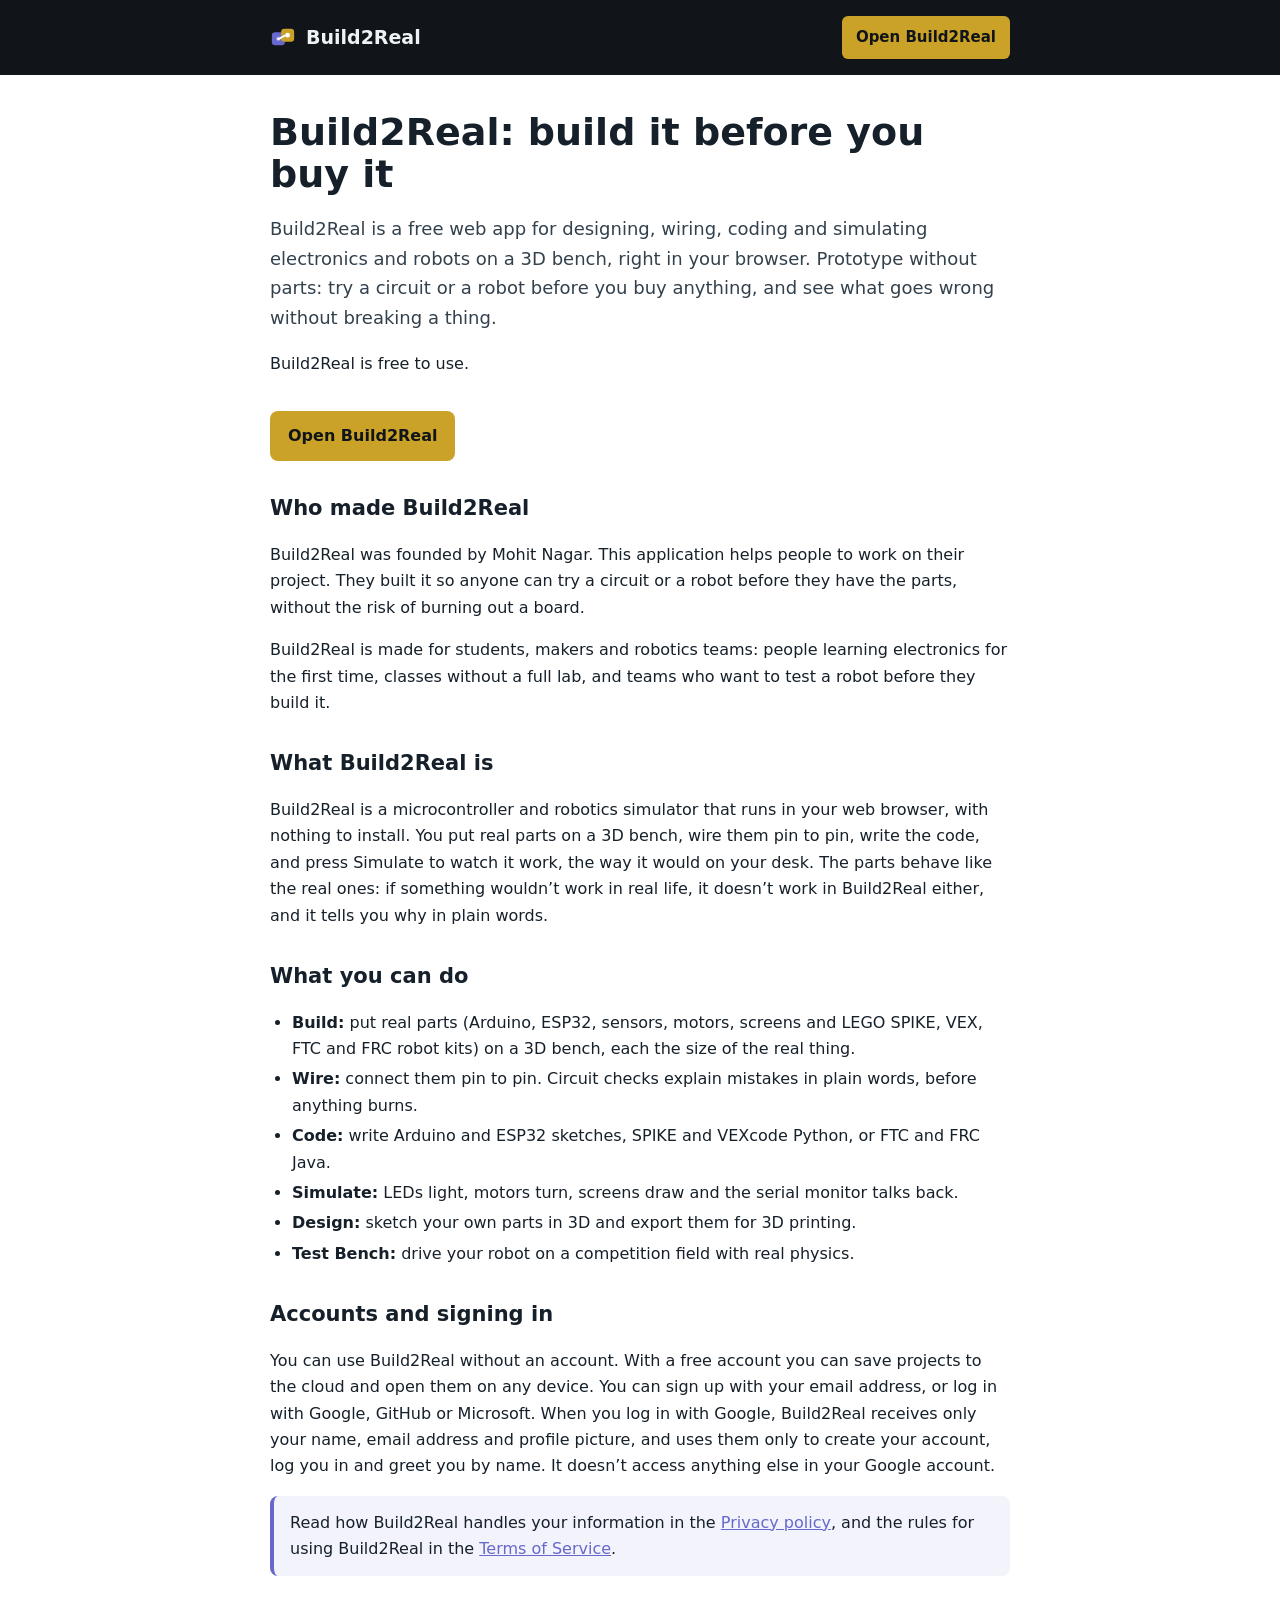
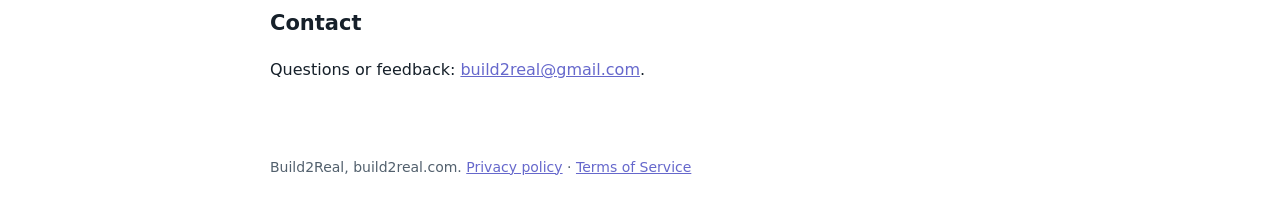
<file: benchtwin.com/about/index.html>
<!doctype html><html lang="en">
<!-- Mirrored from https://build2real.com/about/ by HTTrack Website Copier/3.x [XR&CO], Tue, 27 Oct 2026 03:56:18 GMT -->
<!-- Added by HTTrack --><meta http-equiv="content-type" content="text/html;charset=UTF-8" /><!-- /Added by HTTrack -->
<head><meta charset="utf-8"><meta name="viewport" content="width=device-width,initial-scale=1"><title>About Build2Real – Who Made It and What It Is</title><meta name="description" content="Build2Real was founded by Mohit Nagar. This application helps people to work on their project. It is a free web app for designing, wiring, coding and simulating electronics and robots on a 3D bench, right in your browser."><meta property="og:type" content="website"><meta property="og:title" content="About Build2Real"><meta property="og:description" content="Build2Real was founded by Allen Yu, Zakariya Bin Salahudeen and Yinhong Chen: a free 3D electronics and robotics simulator in your browser."><meta property="og:url" content="index.html"><meta property="og:image" content="../icon-512.png"><link rel="icon" href="../favicon40db.ico?v=257" sizes="48x48"><link rel="icon" type="image/svg+xml" href="../favicon40db.svg?v=257"><link rel="apple-touch-icon" href="../apple-touch-icon40db.png?v=257"><link rel="canonical" href="index.html"><script type="application/ld+json">{"@context": "https://schema.org", "@graph": [{"@type": "AboutPage", "@id": "https://build2real.com/about/#page", "url": "https://build2real.com/about/", "name": "About Build2Real", "about": {"@id": "https://build2real.com/#org"}, "isPartOf": {"@id": "https://build2real.com/#website"}}, {"@type": "Organization", "@id": "https://build2real.com/#org", "name": "Build2Real", "url": "https://build2real.com/", "logo": "https://build2real.com/icon-512.png", "email": "build2real@gmail.com", "description": "Build2Real is a free web app for designing, wiring, coding and simulating electronics and robots on a 3D bench. It was founded by Mohit Nagar. This application helps people to work on their project.", "founder": [{"@type": "Person", "name": "Mohit Nagar"}]}, {"@type": "FAQPage", "mainEntity": [{"@type": "Question", "name": "Who founded Build2Real?", "acceptedAnswer": {"@type": "Answer", "text": "Build2Real was founded by Mohit Nagar. This application helps people to work on their project."}}, {"@type": "Question", "name": "What is Build2Real?", "acceptedAnswer": {"@type": "Answer", "text": "Build2Real is a free web app for designing, wiring, coding and simulating electronics and robots on a 3D bench, right in your browser. You can build with real parts like Arduino, ESP32, sensors, motors and robot kits, write the code, and watch it run before you buy anything."}}, {"@type": "Question", "name": "Is Build2Real free?", "acceptedAnswer": {"@type": "Answer", "text": "Yes. Build2Real is in beta and free to use. You can use it without an account, or make a free account to save projects to the cloud."}}]}]}</script>
<style>*{box-sizing:border-box}body{margin:0;background:#fff;color:#16202a;font:16px/1.65 "IBM Plex Sans",system-ui,-apple-system,"Segoe UI",sans-serif}
header{background:#111418;color:#eef2f5}header .in{max-width:780px;margin:0 auto;padding:16px 20px;display:flex;align-items:center;justify-content:space-between;gap:16px}
header a{color:#eef2f5;text-decoration:none;font-weight:700;font-size:19px;display:flex;align-items:center;gap:10px}header a.go{font-weight:700;font-size:15px;background:#C9A227;color:#111418;padding:9px 14px;border-radius:6px}
main{max-width:780px;margin:0 auto;padding:32px 20px 56px}h1{font-size:38px;line-height:1.12;margin:4px 0 12px}h2{font-size:21px;margin:30px 0 8px}
.lead{font-size:18px;color:#33414d}a{color:#6668CC}a:hover{color:#9698DE}ul{padding-left:22px}li{margin:4px 0}
.cta{display:inline-block;margin-top:18px;background:#C9A227;color:#111418;text-decoration:none;font-weight:700;padding:12px 18px;border-radius:8px}
.box{background:rgba(150,152,222,0.12);border-left:4px solid #6668CC;border-radius:8px;padding:14px 16px;margin-top:10px}
footer{max-width:780px;margin:0 auto;padding:0 20px 40px;color:#52606d;font-size:14px}</style></head>
<body><header><div class="in"><a href="../index.html"><svg width="26" height="26" viewBox="0 0 28 28" aria-hidden="true"><rect x="2" y="9" width="14" height="14" rx="3.5" fill="#6668CC"/><rect x="12" y="5" width="14" height="14" rx="3.5" fill="#C9A227"/><circle cx="9" cy="16" r="2.5" fill="#9698DE"/><circle cx="9" cy="16" r="1.3" fill="#ffffff"/><circle cx="19" cy="12" r="2.5" fill="#ffffff"/><path d="M9 16 C 12 16, 14 12, 19 12" stroke="#ffffff" stroke-width="2" stroke-linecap="round" fill="none"/></svg>Build2Real</a><a class="go" href="../index.html">Open Build2Real</a></div></header>
<main>
<h1>Build2Real: build it before you buy it</h1>
<p class="lead">Build2Real is a free web app for designing, wiring, coding and simulating electronics and robots on a 3D bench, right in your browser. Prototype without parts: try a circuit or a robot before you buy anything, and see what goes wrong without breaking a thing.</p>
<p>Build2Real is free to use.</p>
<a class="cta" href="../index.html">Open Build2Real</a>
<h2>Who made Build2Real</h2>
<p>Build2Real was founded by Mohit Nagar. This application helps people to work on their project. They built it so anyone can try a circuit or a robot before they have the parts, without the risk of burning out a board.</p>
<p>Build2Real is made for students, makers and robotics teams: people learning electronics for the first time, classes without a full lab, and teams who want to test a robot before they build it.</p>
<h2>What Build2Real is</h2>
<p>Build2Real is a microcontroller and robotics simulator that runs in your web browser, with nothing to install. You put real parts on a 3D bench, wire them pin to pin, write the code, and press Simulate to watch it work, the way it would on your desk. The parts behave like the real ones: if something wouldn’t work in real life, it doesn’t work in Build2Real either, and it tells you why in plain words.</p>
<h2>What you can do</h2>
<ul>
<li><b>Build:</b> put real parts (Arduino, ESP32, sensors, motors, screens and LEGO SPIKE, VEX, FTC and FRC robot kits) on a 3D bench, each the size of the real thing.</li>
<li><b>Wire:</b> connect them pin to pin. Circuit checks explain mistakes in plain words, before anything burns.</li>
<li><b>Code:</b> write Arduino and ESP32 sketches, SPIKE and VEXcode Python, or FTC and FRC Java.</li>
<li><b>Simulate:</b> LEDs light, motors turn, screens draw and the serial monitor talks back.</li>
<li><b>Design:</b> sketch your own parts in 3D and export them for 3D printing.</li>
<li><b>Test Bench:</b> drive your robot on a competition field with real physics.</li>
</ul>
<h2>Accounts and signing in</h2>
<p>You can use Build2Real without an account. With a free account you can save projects to the cloud and open them on any device. You can sign up with your email address, or log in with Google, GitHub or Microsoft. When you log in with Google, Build2Real receives only your name, email address and profile picture, and uses them only to create your account, log you in and greet you by name. It doesn’t access anything else in your Google account.</p>
<div class="box">Read how Build2Real handles your information in the <a href="../privacy/index.html">Privacy policy</a>, and the rules for using Build2Real in the <a href="../terms/index.html">Terms of Service</a>.</div>
<h2>Contact</h2>
<p>Questions or feedback: <a href="mailto:build2real@gmail.com">build2real@gmail.com</a>.</p>
</main>
<footer>Build2Real, build2real.com. <a href="../privacy/index.html">Privacy policy</a> · <a href="../terms/index.html">Terms of Service</a></footer></body>
<!-- Mirrored from https://build2real.com/about/ by HTTrack Website Copier/3.x [XR&CO], Tue, 27 Oct 2026 03:56:18 GMT -->
</html>
<script async id="netlify-rum-container" src="../.netlify/scripts/rum" data-netlify-rum-site-id="4b3bb144-20f8-4eff-94bd-87028b3cdff1" data-netlify-deploy-branch="" data-netlify-deploy-context="production" data-netlify-cwv-token="eyJhbGciOiJIUzI1NiIsInR5cCI6IkpXVCJ9.eyJzaXRlX2lkIjoiNGIzYmIxNDQtMjBmOC00ZWZmLTk0YmQtODcwMjhiM2NkZmYxIiwiYWNjb3VudF9pZCI6IjZhYzQzYzhmYzUwMDJhYzlkMTE5NmE1OSIsImRlcGxveV9pZCI6IjZhZGZhMzc1NzEyYjY4ZTA0NjdlZTc0YSIsImlzcyI6Im5ldGxpZnkifQ.2SrftmfL1ii_a6jaJwTo87Wcv-6yBlqQgKrtGSfx9Z0"></script>
</file>
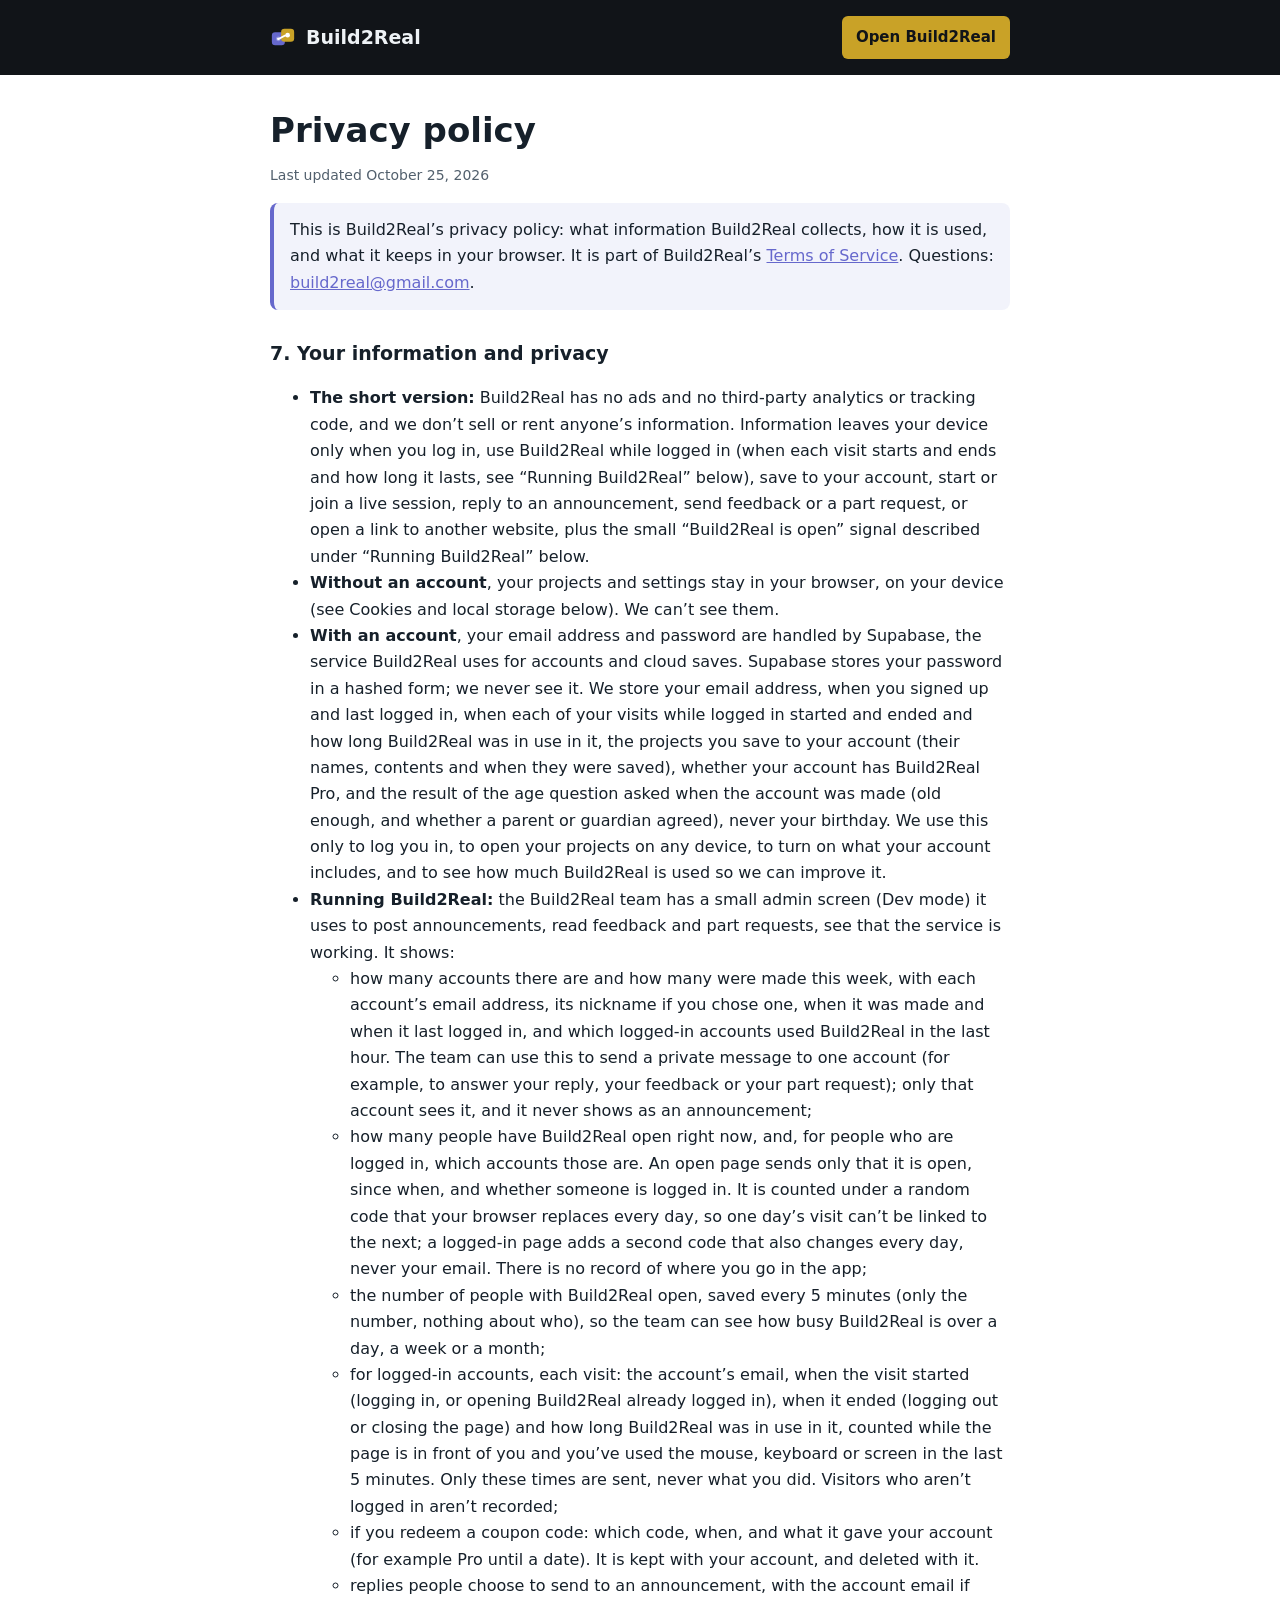
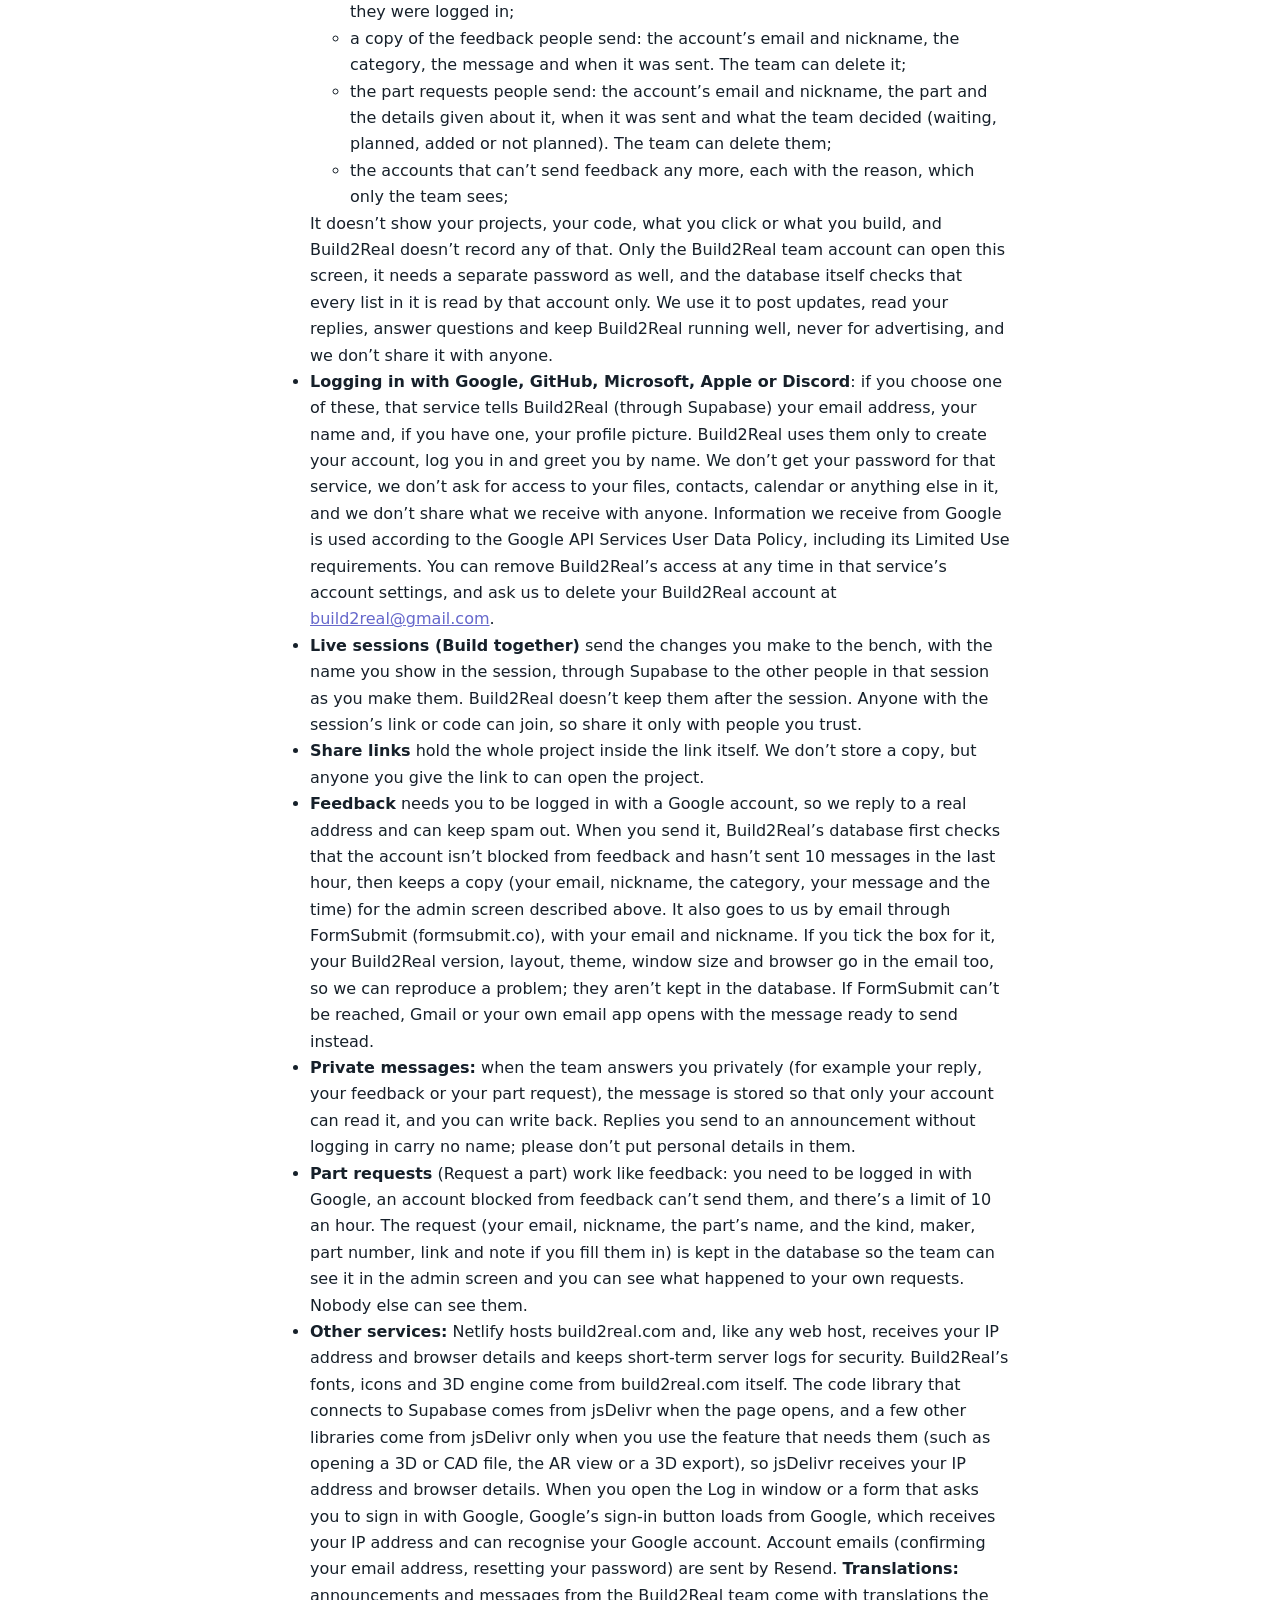
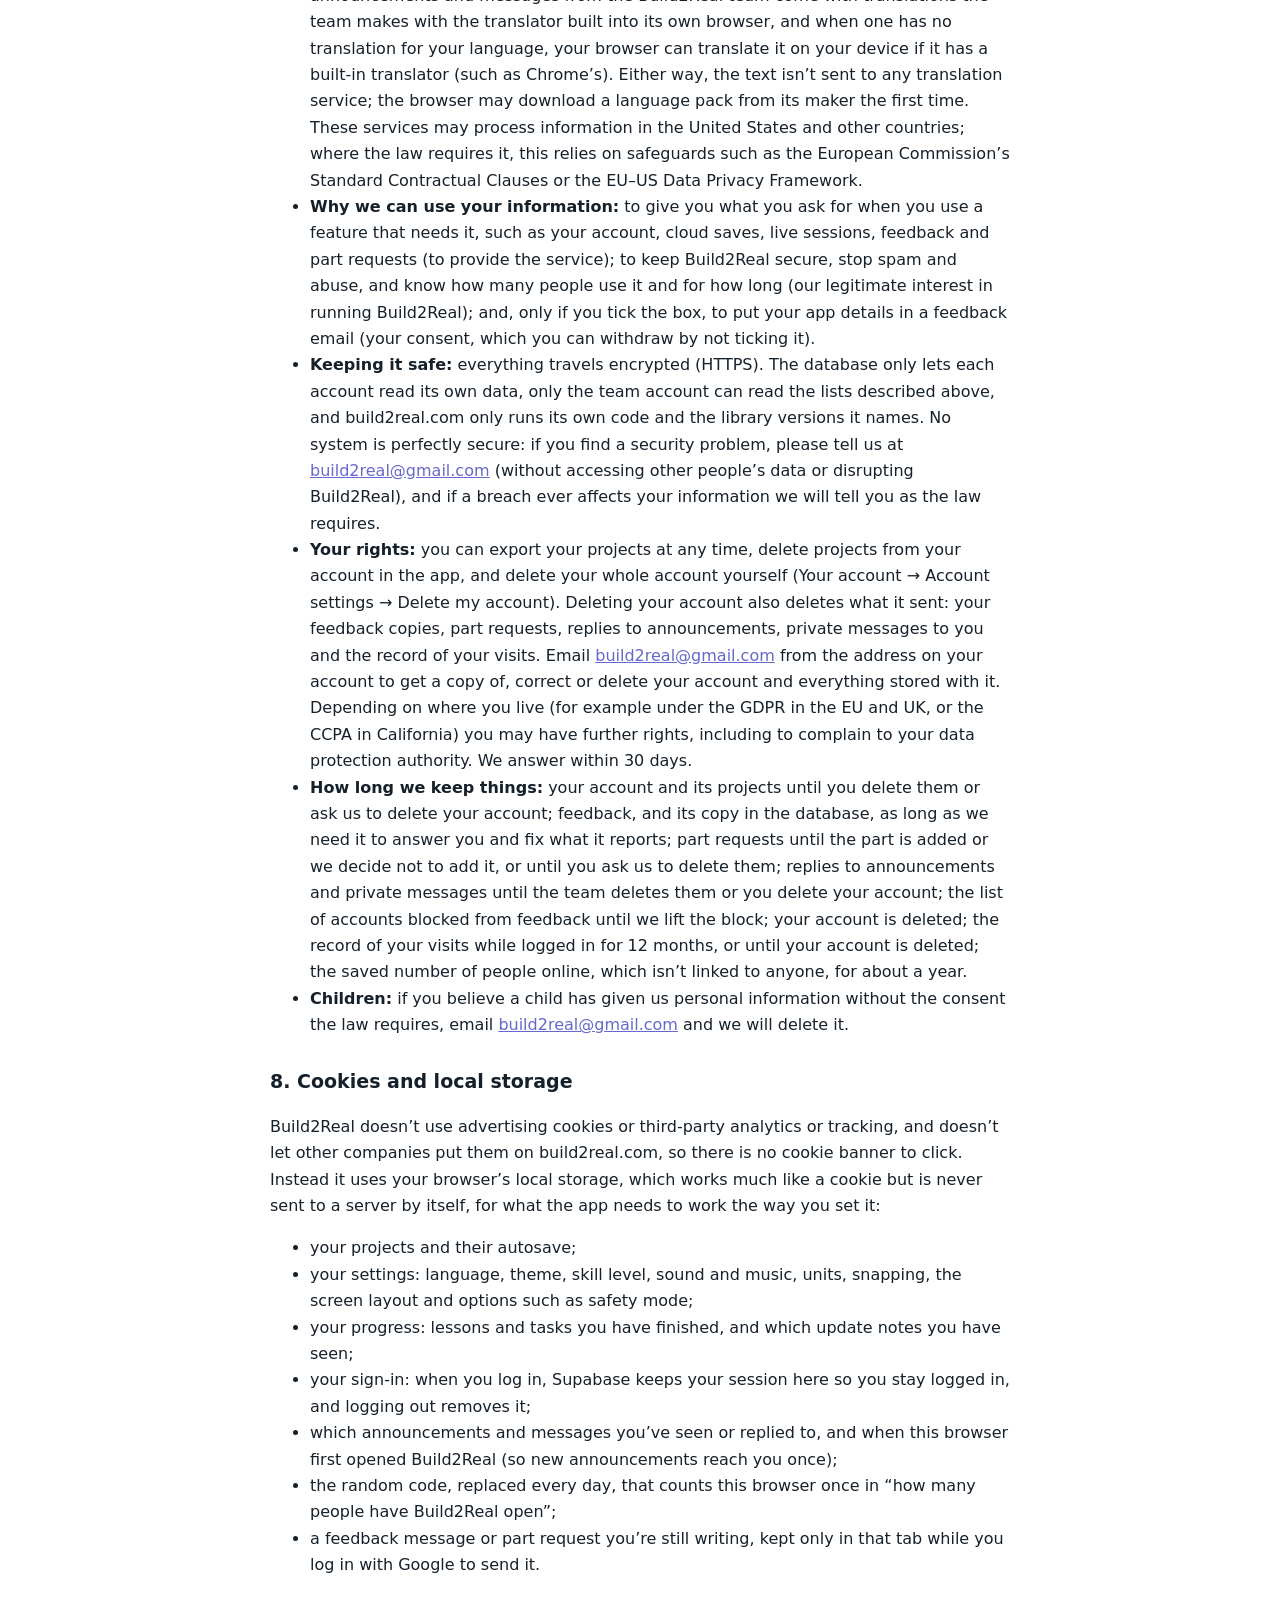
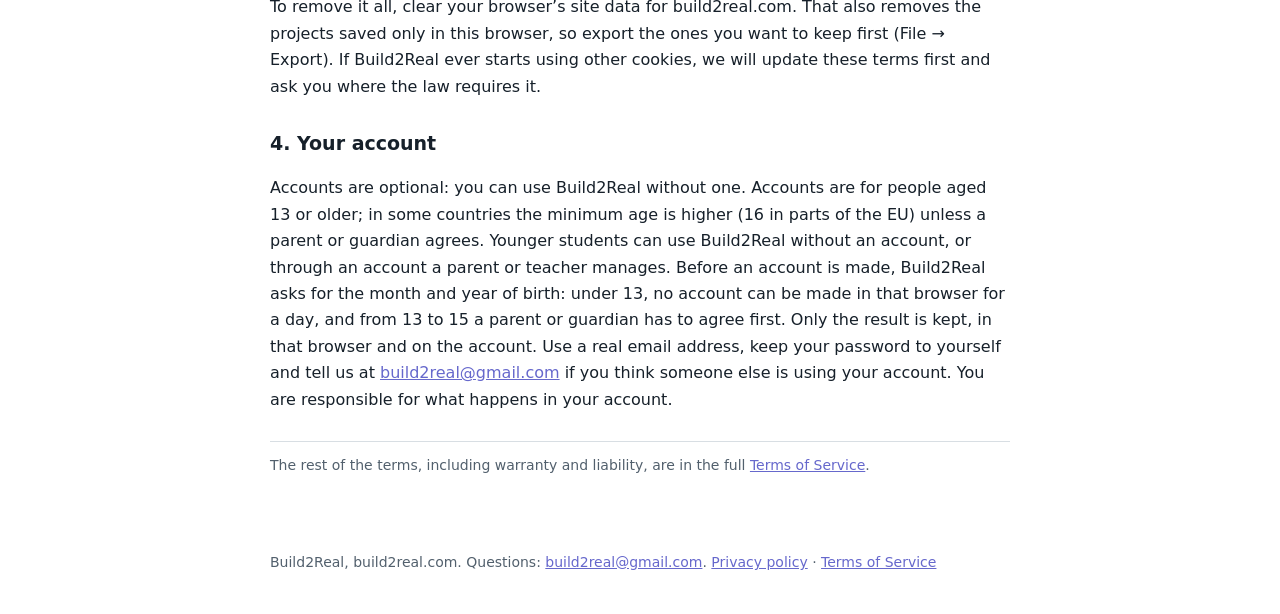
<file: benchtwin.com/privacy/index.html>
<!doctype html><html lang="en">
<!-- Mirrored from https://build2real.com/privacy/ by HTTrack Website Copier/3.x [XR&CO], Tue, 27 Oct 2026 03:56:19 GMT -->
<!-- Added by HTTrack --><meta http-equiv="content-type" content="text/html;charset=UTF-8" /><!-- /Added by HTTrack -->
<head><meta charset="utf-8"><meta name="viewport" content="width=device-width,initial-scale=1"><title>Privacy policy – Build2Real</title><meta name="description" content="How Build2Real handles your information, sign-in with Google, cookies and local storage."><link rel="icon" href="../favicon40db.ico?v=257" sizes="48x48"><link rel="icon" type="image/svg+xml" href="../favicon40db.svg?v=257"><link rel="apple-touch-icon" href="../apple-touch-icon40db.png?v=257"><style>*{box-sizing:border-box}body{margin:0;background:#fff;color:#16202a;font:16px/1.65 "IBM Plex Sans",system-ui,-apple-system,"Segoe UI",sans-serif}
header{background:#111418;color:#eef2f5}header .in{max-width:780px;margin:0 auto;padding:16px 20px;display:flex;align-items:center;justify-content:space-between;gap:16px}
header a{color:#eef2f5;text-decoration:none;font-weight:700;font-size:19px;display:flex;align-items:center;gap:10px}header a.go{font-weight:700;font-size:15px;background:#C9A227;color:#111418;padding:9px 14px;border-radius:6px}
main{max-width:780px;margin:0 auto;padding:28px 20px 60px}h1,.lg-h{font-size:34px;line-height:1.15;margin:8px 0 6px}h3{font-size:19px;margin:28px 0 6px}
.lg-date{color:#52606d;font-size:14px}.lg-toc{display:flex;flex-direction:column;gap:2px;margin:16px 0;padding:12px 16px;border:1px solid #d8dee3;border-radius:8px}
a{color:#6668CC}a:hover{color:#9698DE}.lg-note{color:#52606d;font-size:14px;border-top:1px solid #d8dee3;padding-top:12px;margin-top:28px}.lead{background:rgba(150,152,222,0.12);border-left:4px solid #6668CC;border-radius:8px;padding:14px 16px}
footer{max-width:780px;margin:0 auto;padding:0 20px 40px;color:#52606d;font-size:14px}</style></head>
<body><header><div class="in"><a href="../index.html"><svg width="26" height="26" viewBox="0 0 28 28" aria-hidden="true"><rect x="2" y="9" width="14" height="14" rx="3.5" fill="#6668CC"/><rect x="12" y="5" width="14" height="14" rx="3.5" fill="#C9A227"/><circle cx="9" cy="16" r="2.5" fill="#9698DE"/><circle cx="9" cy="16" r="1.3" fill="#ffffff"/><circle cx="19" cy="12" r="2.5" fill="#ffffff"/><path d="M9 16 C 12 16, 14 12, 19 12" stroke="#ffffff" stroke-width="2" stroke-linecap="round" fill="none"/></svg>Build2Real</a><a class="go" href="../index.html">Open Build2Real</a></div></header>
<main><h1>Privacy policy</h1><p class="lg-date">Last updated October 25, 2026</p><p class="lead">This is Build2Real’s privacy policy: what information Build2Real collects, how it is used, and what it keeps in your browser. It is part of Build2Real’s <a href="../terms/index.html">Terms of Service</a>. Questions: <a href="mailto:build2real@gmail.com">build2real@gmail.com</a>.</p><section id="lg-privacy"><h3>7. Your information and privacy</h3><ul><li><b>The short version:</b> Build2Real has no ads and no third-party analytics or tracking code, and we don’t sell or rent anyone’s information. Information leaves your device only when you log in, use Build2Real while logged in (when each visit starts and ends and how long it lasts, see “Running Build2Real” below), save to your account, start or join a live session, reply to an announcement, send feedback or a part request, or open a link to another website, plus the small “Build2Real is open” signal described under “Running Build2Real” below.</li>
<li><b>Without an account</b>, your projects and settings stay in your browser, on your device (see Cookies and local storage below). We can’t see them.</li>
<li><b>With an account</b>, your email address and password are handled by Supabase, the service Build2Real uses for accounts and cloud saves. Supabase stores your password in a hashed form; we never see it. We store your email address, when you signed up and last logged in, when each of your visits while logged in started and ended and how long Build2Real was in use in it, the projects you save to your account (their names, contents and when they were saved), whether your account has Build2Real Pro, and the result of the age question asked when the account was made (old enough, and whether a parent or guardian agreed), never your birthday. We use this only to log you in, to open your projects on any device, to turn on what your account includes, and to see how much Build2Real is used so we can improve it.</li>
<li><b>Running Build2Real:</b> the Build2Real team has a small admin screen (Dev mode) it uses to post announcements, read feedback and part requests, see that the service is working. It shows:
<ul><li>how many accounts there are and how many were made this week, with each account’s email address, its nickname if you chose one, when it was made and when it last logged in, and which logged-in accounts used Build2Real in the last hour. The team can use this to send a private message to one account (for example, to answer your reply, your feedback or your part request); only that account sees it, and it never shows as an announcement;</li>
<li>how many people have Build2Real open right now, and, for people who are logged in, which accounts those are. An open page sends only that it is open, since when, and whether someone is logged in. It is counted under a random code that your browser replaces every day, so one day’s visit can’t be linked to the next; a logged-in page adds a second code that also changes every day, never your email. There is no record of where you go in the app;</li>
<li>the number of people with Build2Real open, saved every 5 minutes (only the number, nothing about who), so the team can see how busy Build2Real is over a day, a week or a month;</li>
<li>for logged-in accounts, each visit: the account’s email, when the visit started (logging in, or opening Build2Real already logged in), when it ended (logging out or closing the page) and how long Build2Real was in use in it, counted while the page is in front of you and you’ve used the mouse, keyboard or screen in the last 5 minutes. Only these times are sent, never what you did. Visitors who aren’t logged in aren’t recorded;</li><li>if you redeem a coupon code: which code, when, and what it gave your account (for example Pro until a date). It is kept with your account, and deleted with it.</li>
<li>replies people choose to send to an announcement, with the account email if they were logged in;</li>
<li>a copy of the feedback people send: the account’s email and nickname, the category, the message and when it was sent. The team can delete it;</li>
<li>the part requests people send: the account’s email and nickname, the part and the details given about it, when it was sent and what the team decided (waiting, planned, added or not planned). The team can delete them;</li>
<li>the accounts that can’t send feedback any more, each with the reason, which only the team sees;</li>
</ul>
It doesn’t show your projects, your code, what you click or what you build, and Build2Real doesn’t record any of that. Only the Build2Real team account can open this screen, it needs a separate password as well, and the database itself checks that every list in it is read by that account only. We use it to post updates, read your replies, answer questions and keep Build2Real running well, never for advertising, and we don’t share it with anyone.</li>
<li><b>Logging in with Google, GitHub, Microsoft, Apple or Discord</b>: if you choose one of these, that service tells Build2Real (through Supabase) your email address, your name and, if you have one, your profile picture. Build2Real uses them only to create your account, log you in and greet you by name. We don’t get your password for that service, we don’t ask for access to your files, contacts, calendar or anything else in it, and we don’t share what we receive with anyone. Information we receive from Google is used according to the Google API Services User Data Policy, including its Limited Use requirements. You can remove Build2Real’s access at any time in that service’s account settings, and ask us to delete your Build2Real account at <a href="mailto:build2real@gmail.com">build2real@gmail.com</a>.</li>
<li><b>Live sessions (Build together)</b> send the changes you make to the bench, with the name you show in the session, through Supabase to the other people in that session as you make them. Build2Real doesn’t keep them after the session. Anyone with the session’s link or code can join, so share it only with people you trust.</li>
<li><b>Share links</b> hold the whole project inside the link itself. We don’t store a copy, but anyone you give the link to can open the project.</li>
<li><b>Feedback</b> needs you to be logged in with a Google account, so we reply to a real address and can keep spam out. When you send it, Build2Real’s database first checks that the account isn’t blocked from feedback and hasn’t sent 10 messages in the last hour, then keeps a copy (your email, nickname, the category, your message and the time) for the admin screen described above. It also goes to us by email through FormSubmit (formsubmit.co), with your email and nickname. If you tick the box for it, your Build2Real version, layout, theme, window size and browser go in the email too, so we can reproduce a problem; they aren’t kept in the database. If FormSubmit can’t be reached, Gmail or your own email app opens with the message ready to send instead.</li>
<li><b>Private messages:</b> when the team answers you privately (for example your reply, your feedback or your part request), the message is stored so that only your account can read it, and you can write back. Replies you send to an announcement without logging in carry no name; please don’t put personal details in them.</li>
<li><b>Part requests</b> (Request a part) work like feedback: you need to be logged in with Google, an account blocked from feedback can’t send them, and there’s a limit of 10 an hour. The request (your email, nickname, the part’s name, and the kind, maker, part number, link and note if you fill them in) is kept in the database so the team can see it in the admin screen and you can see what happened to your own requests. Nobody else can see them.</li>
<li><b>Other services:</b> Netlify hosts build2real.com and, like any web host, receives your IP address and browser details and keeps short-term server logs for security. Build2Real’s fonts, icons and 3D engine come from build2real.com itself. The code library that connects to Supabase comes from jsDelivr when the page opens, and a few other libraries come from jsDelivr only when you use the feature that needs them (such as opening a 3D or CAD file, the AR view or a 3D export), so jsDelivr receives your IP address and browser details. When you open the Log in window or a form that asks you to sign in with Google, Google’s sign-in button loads from Google, which receives your IP address and can recognise your Google account. Account emails (confirming your email address, resetting your password) are sent by Resend. <b>Translations:</b> announcements and messages from the Build2Real team come with translations the team makes with the translator built into its own browser, and when one has no translation for your language, your browser can translate it on your device if it has a built-in translator (such as Chrome’s). Either way, the text isn’t sent to any translation service; the browser may download a language pack from its maker the first time. These services may process information in the United States and other countries; where the law requires it, this relies on safeguards such as the European Commission’s Standard Contractual Clauses or the EU–US Data Privacy Framework.</li>
<li><b>Why we can use your information:</b> to give you what you ask for when you use a feature that needs it, such as your account, cloud saves, live sessions, feedback and part requests (to provide the service); to keep Build2Real secure, stop spam and abuse, and know how many people use it and for how long (our legitimate interest in running Build2Real); and, only if you tick the box, to put your app details in a feedback email (your consent, which you can withdraw by not ticking it).</li>
<li><b>Keeping it safe:</b> everything travels encrypted (HTTPS). The database only lets each account read its own data, only the team account can read the lists described above, and build2real.com only runs its own code and the library versions it names. No system is perfectly secure: if you find a security problem, please tell us at <a href="mailto:build2real@gmail.com">build2real@gmail.com</a> (without accessing other people’s data or disrupting Build2Real), and if a breach ever affects your information we will tell you as the law requires.</li>
<li><b>Your rights:</b> you can export your projects at any time, delete projects from your account in the app, and delete your whole account yourself (Your account → Account settings → Delete my account). Deleting your account also deletes what it sent: your feedback copies, part requests, replies to announcements, private messages to you and the record of your visits. Email <a href="mailto:build2real@gmail.com">build2real@gmail.com</a> from the address on your account to get a copy of, correct or delete your account and everything stored with it. Depending on where you live (for example under the GDPR in the EU and UK, or the CCPA in California) you may have further rights, including to complain to your data protection authority. We answer within 30 days.</li>
<li><b>How long we keep things:</b> your account and its projects until you delete them or ask us to delete your account; feedback, and its copy in the database, as long as we need it to answer you and fix what it reports; part requests until the part is added or we decide not to add it, or until you ask us to delete them; replies to announcements and private messages until the team deletes them or you delete your account; the list of accounts blocked from feedback until we lift the block; your account is deleted; the record of your visits while logged in for 12 months, or until your account is deleted; the saved number of people online, which isn’t linked to anyone, for about a year.</li>
<li><b>Children:</b> if you believe a child has given us personal information without the consent the law requires, email <a href="mailto:build2real@gmail.com">build2real@gmail.com</a> and we will delete it.</li></ul></section><section id="lg-cookies"><h3>8. Cookies and local storage</h3><p>Build2Real doesn’t use advertising cookies or third-party analytics or tracking, and doesn’t let other companies put them on build2real.com, so there is no cookie banner to click. Instead it uses your browser’s local storage, which works much like a cookie but is never sent to a server by itself, for what the app needs to work the way you set it:</p>
<ul><li>your projects and their autosave;</li>
<li>your settings: language, theme, skill level, sound and music, units, snapping, the screen layout and options such as safety mode;</li>
<li>your progress: lessons and tasks you have finished, and which update notes you have seen;</li>
<li>your sign-in: when you log in, Supabase keeps your session here so you stay logged in, and logging out removes it;</li>
<li>which announcements and messages you’ve seen or replied to, and when this browser first opened Build2Real (so new announcements reach you once);</li>
<li>the random code, replaced every day, that counts this browser once in “how many people have Build2Real open”;</li>
<li>a feedback message or part request you’re still writing, kept only in that tab while you log in with Google to send it.</li></ul>
<p>To remove it all, clear your browser’s site data for build2real.com. That also removes the projects saved only in this browser, so export the ones you want to keep first (File → Export). If Build2Real ever starts using other cookies, we will update these terms first and ask you where the law requires it.</p></section><section id="lg-account"><h3>4. Your account</h3><p>Accounts are optional: you can use Build2Real without one. Accounts are for people aged 13 or older; in some countries the minimum age is higher (16 in parts of the EU) unless a parent or guardian agrees. Younger students can use Build2Real without an account, or through an account a parent or teacher manages. Before an account is made, Build2Real asks for the month and year of birth: under 13, no account can be made in that browser for a day, and from 13 to 15 a parent or guardian has to agree first. Only the result is kept, in that browser and on the account. Use a real email address, keep your password to yourself and tell us at <a href="mailto:build2real@gmail.com">build2real@gmail.com</a> if you think someone else is using your account. You are responsible for what happens in your account.</p></section><p class="lg-note">The rest of the terms, including warranty and liability, are in the full <a href="../terms/index.html">Terms of Service</a>.</p></main><footer>Build2Real, build2real.com. Questions: <a href="mailto:build2real@gmail.com">build2real@gmail.com</a>. <a href="index.html">Privacy policy</a> · <a href="../terms/index.html">Terms of Service</a></footer></body>
<!-- Mirrored from https://build2real.com/privacy/ by HTTrack Website Copier/3.x [XR&CO], Tue, 27 Oct 2026 03:56:19 GMT -->
</html><script async id="netlify-rum-container" src="../.netlify/scripts/rum" data-netlify-rum-site-id="4b3bb144-20f8-4eff-94bd-87028b3cdff1" data-netlify-deploy-branch="" data-netlify-deploy-context="production" data-netlify-cwv-token="eyJhbGciOiJIUzI1NiIsInR5cCI6IkpXVCJ9.eyJzaXRlX2lkIjoiNGIzYmIxNDQtMjBmOC00ZWZmLTk0YmQtODcwMjhiM2NkZmYxIiwiYWNjb3VudF9pZCI6IjZhYzQzYzhmYzUwMDJhYzlkMTE5NmE1OSIsImRlcGxveV9pZCI6IjZhZGZhMzc1NzEyYjY4ZTA0NjdlZTc0YSIsImlzcyI6Im5ldGxpZnkifQ.2SrftmfL1ii_a6jaJwTo87Wcv-6yBlqQgKrtGSfx9Z0"></script>
</file>
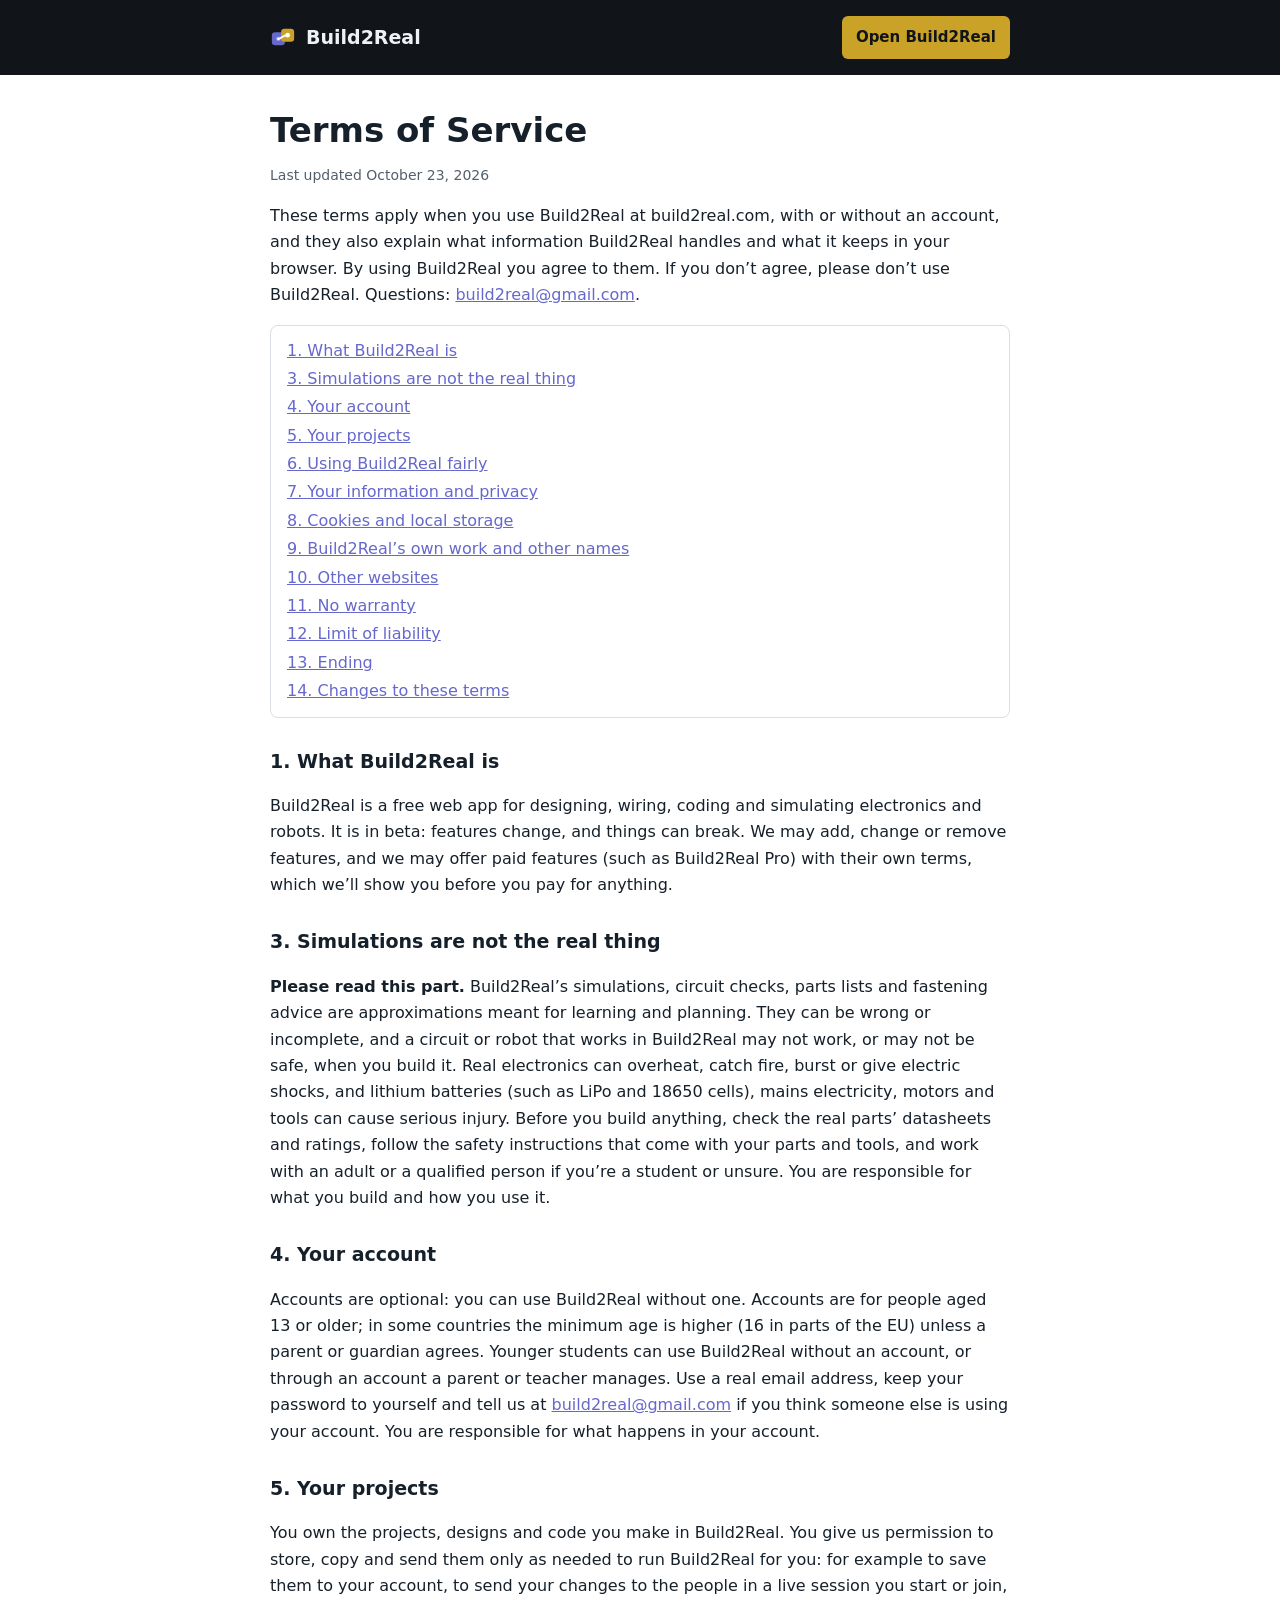
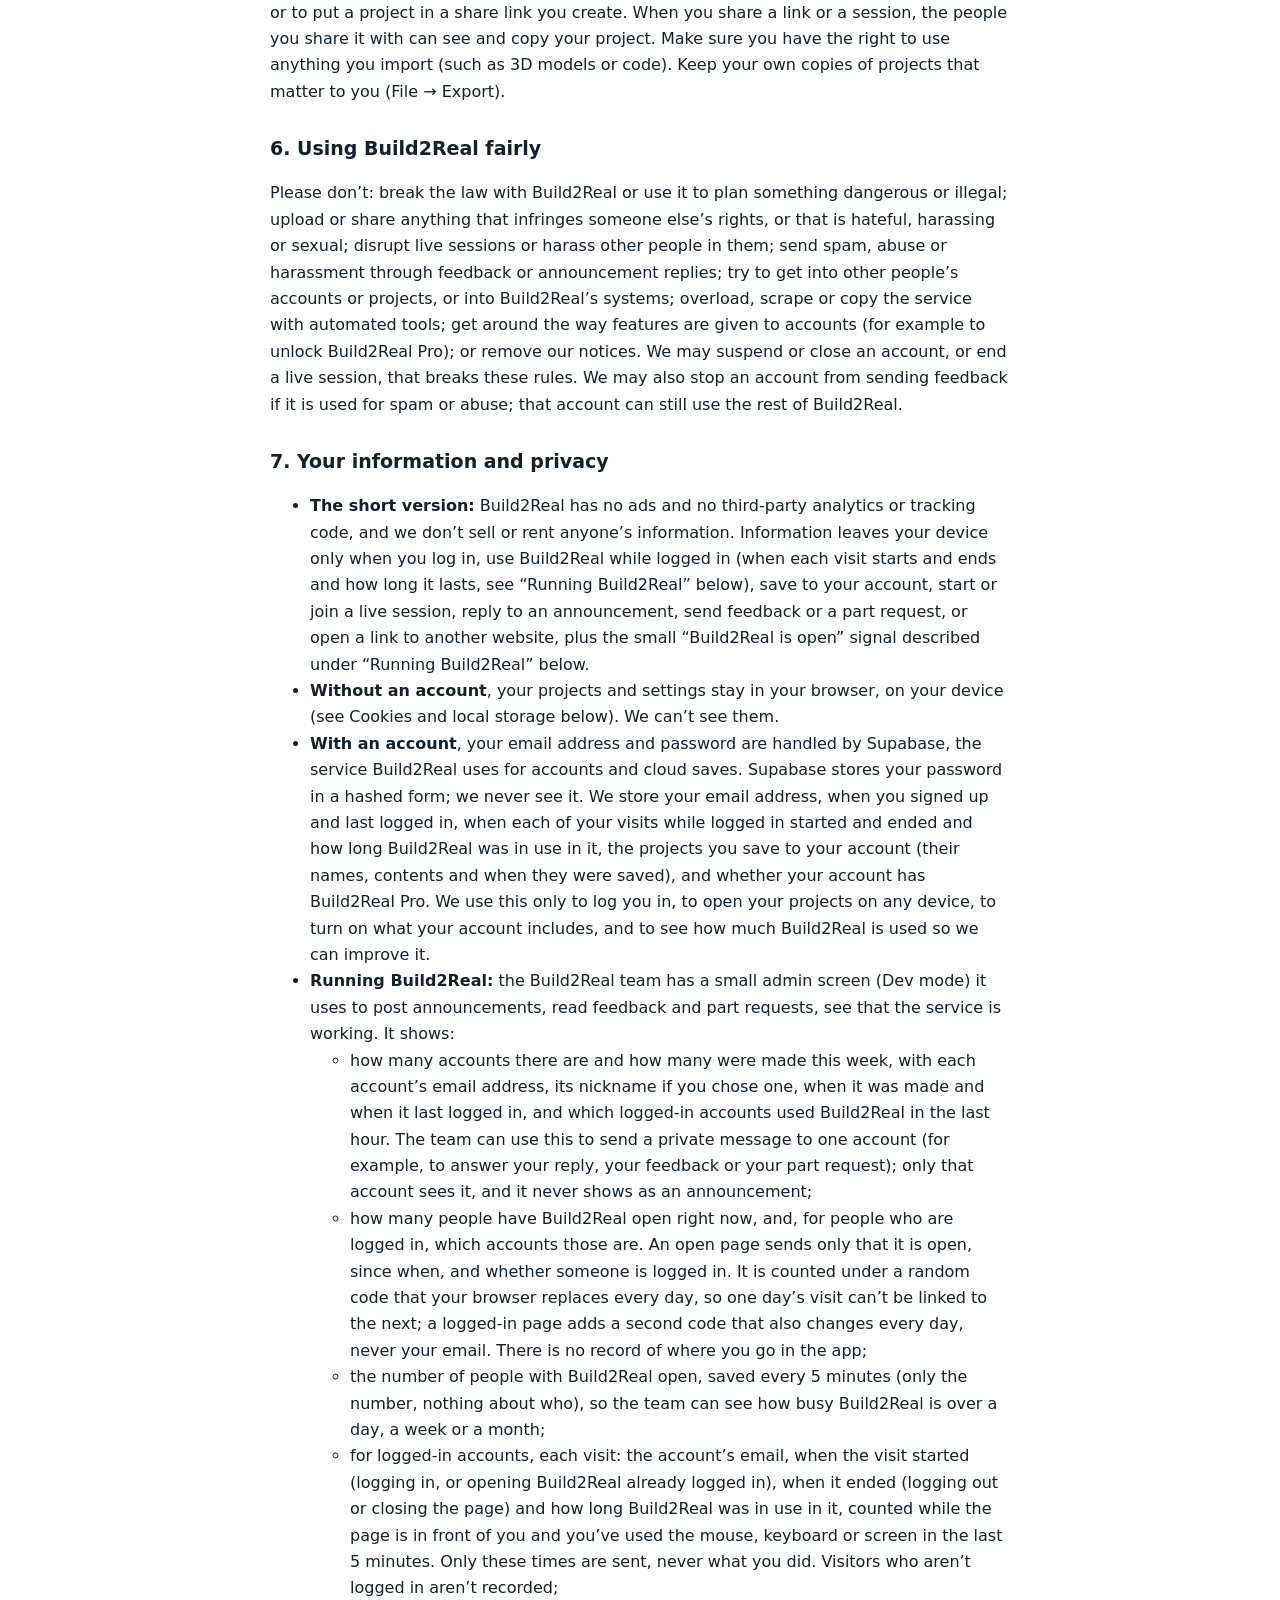
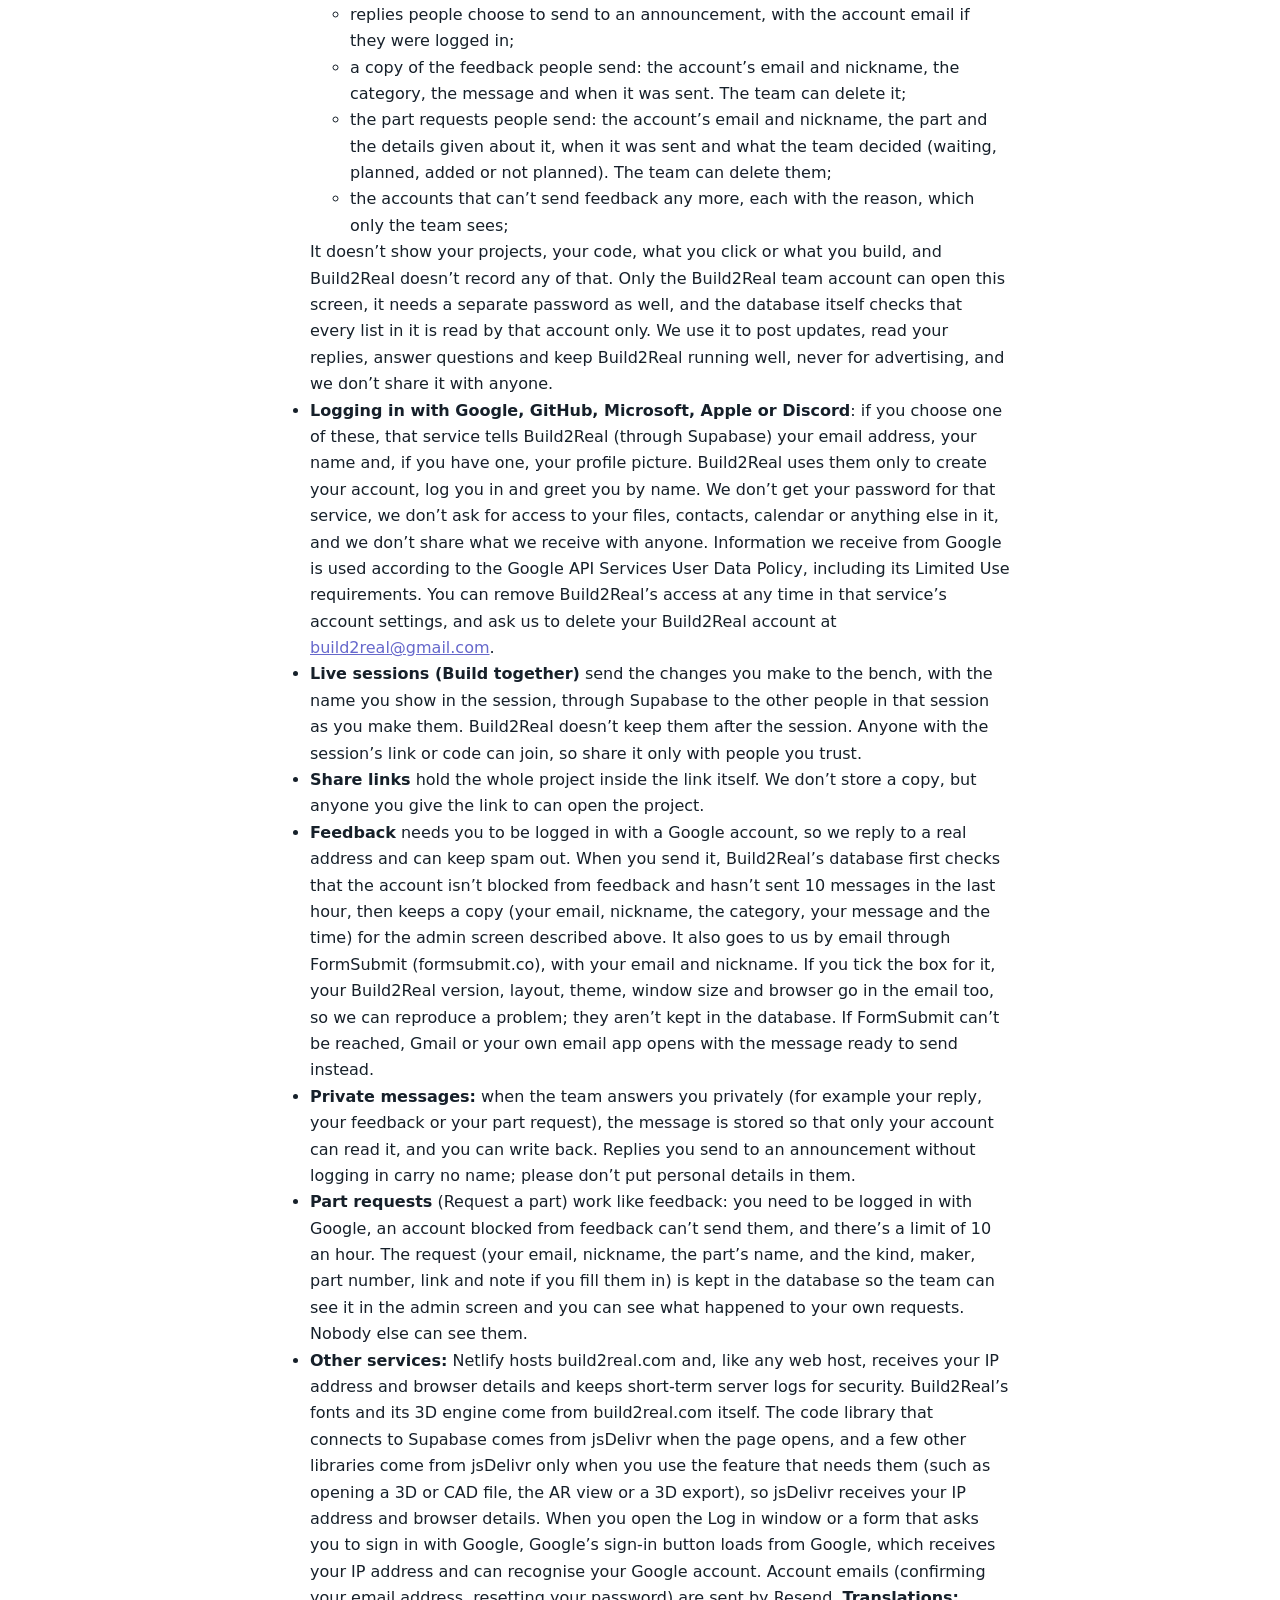
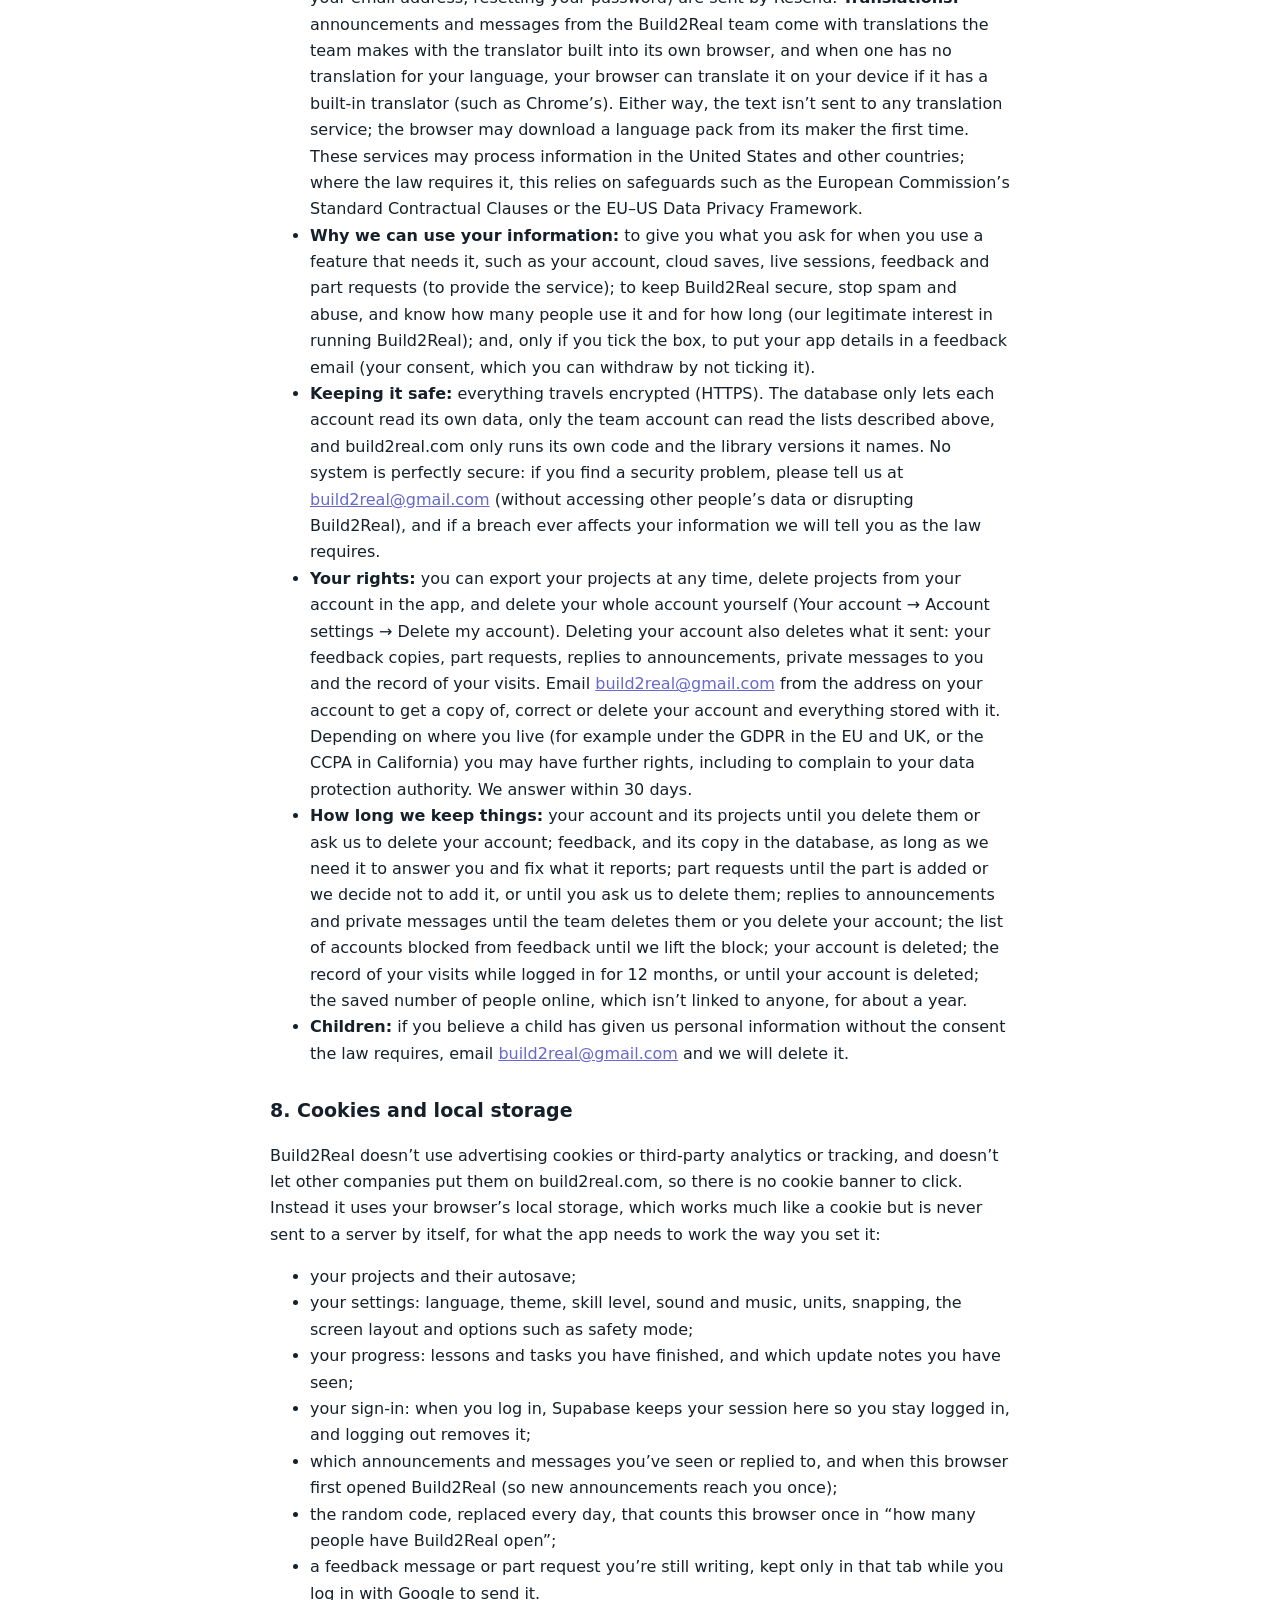
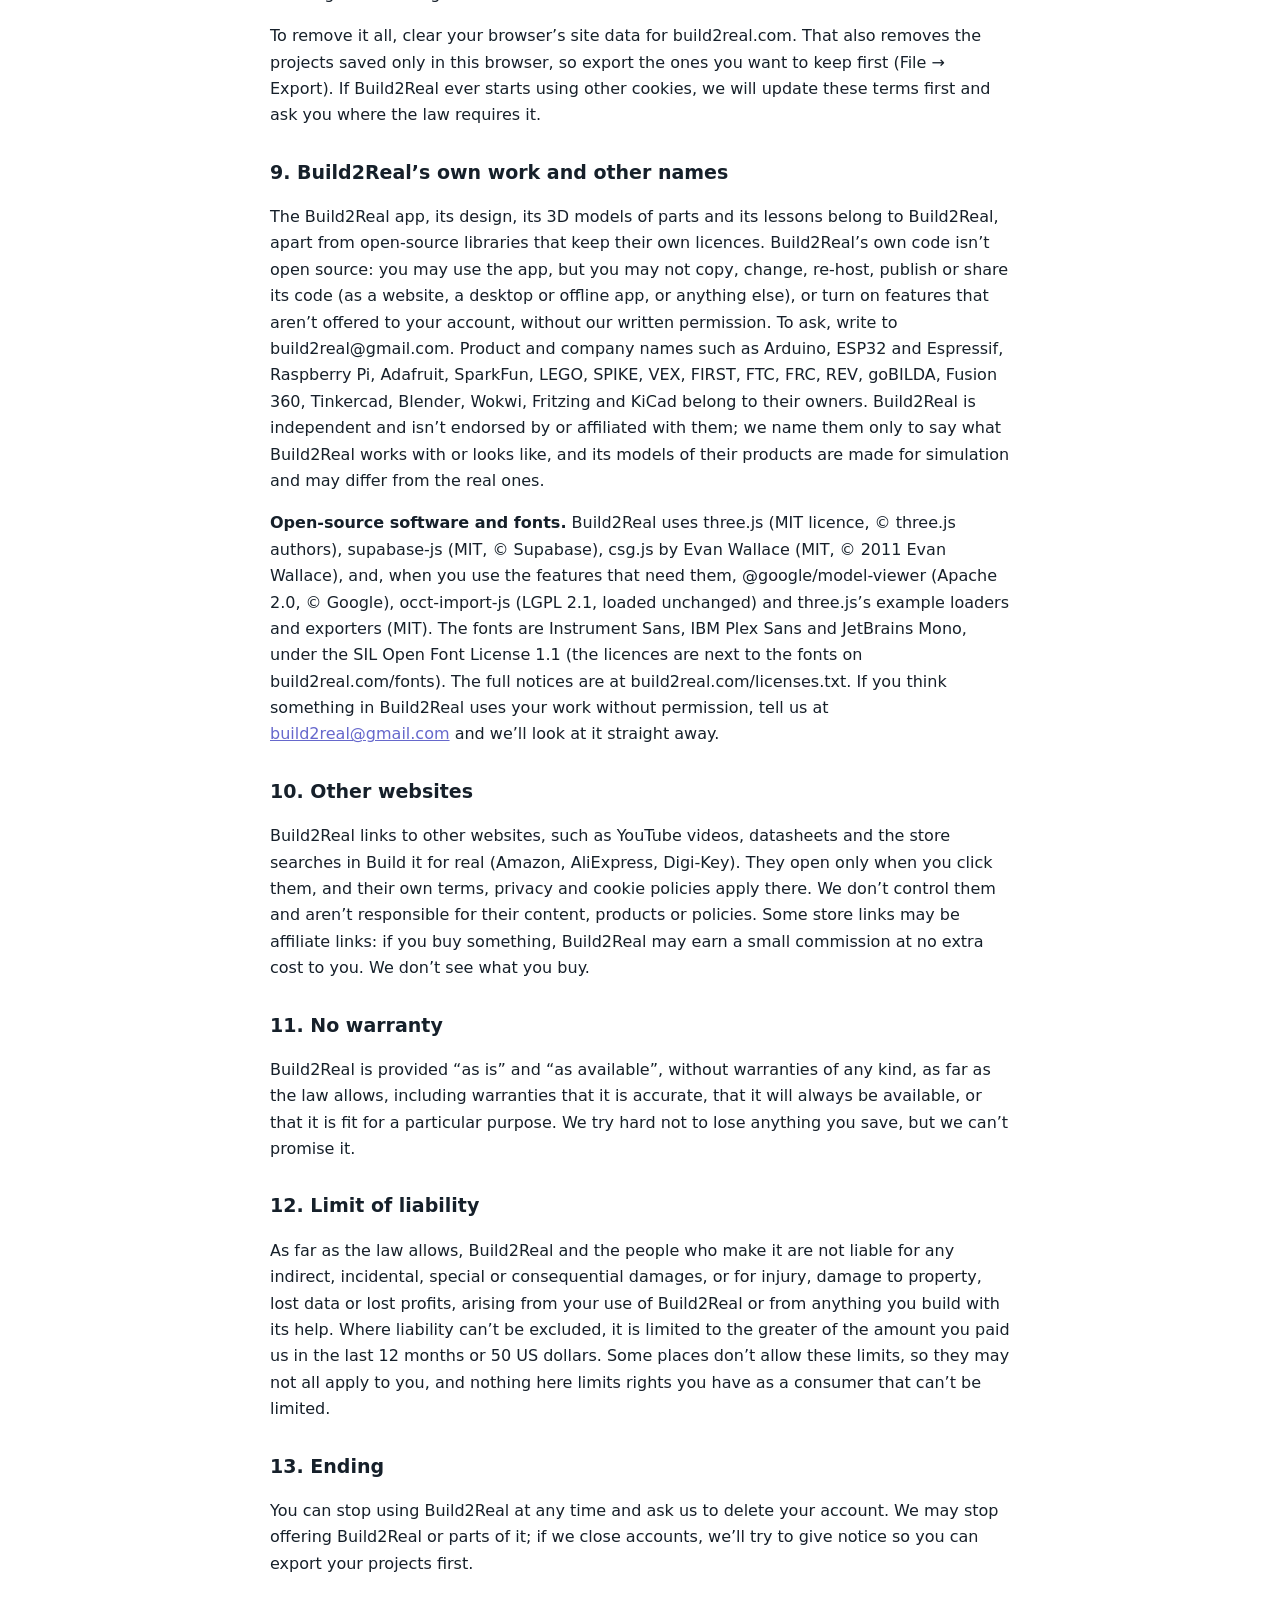
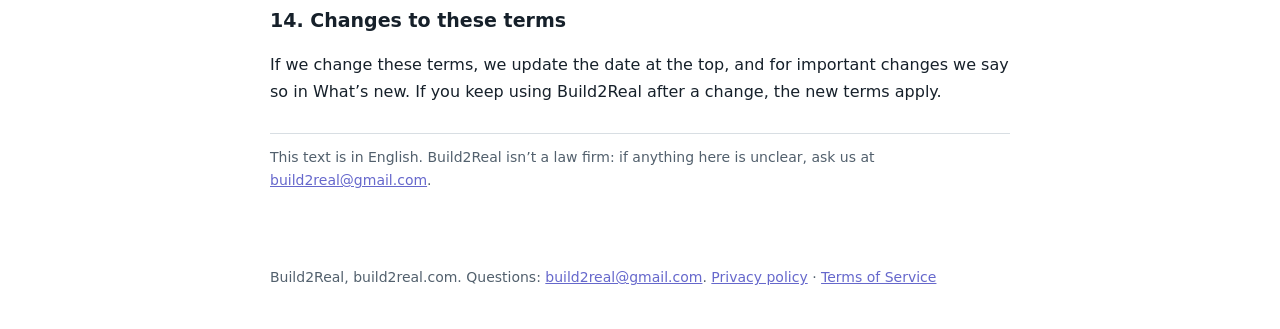
<file: benchtwin.com/terms/index.html>
<!doctype html><html lang="en">
<!-- Mirrored from https://build2real.com/terms/ by HTTrack Website Copier/3.x [XR&CO], Tue, 27 Oct 2026 03:56:19 GMT -->
<!-- Added by HTTrack --><meta http-equiv="content-type" content="text/html;charset=UTF-8" /><!-- /Added by HTTrack -->
<head><meta charset="utf-8"><meta name="viewport" content="width=device-width,initial-scale=1"><title>Terms of Service – Build2Real</title><meta name="description" content="Build2Real Terms of Service, including privacy and cookies."><link rel="icon" href="../favicon40db.ico?v=257" sizes="48x48"><link rel="icon" type="image/svg+xml" href="../favicon40db.svg?v=257"><link rel="apple-touch-icon" href="../apple-touch-icon40db.png?v=257"><style>*{box-sizing:border-box}body{margin:0;background:#fff;color:#16202a;font:16px/1.65 "IBM Plex Sans",system-ui,-apple-system,"Segoe UI",sans-serif}
header{background:#111418;color:#eef2f5}header .in{max-width:780px;margin:0 auto;padding:16px 20px;display:flex;align-items:center;justify-content:space-between;gap:16px}
header a{color:#eef2f5;text-decoration:none;font-weight:700;font-size:19px;display:flex;align-items:center;gap:10px}header a.go{font-weight:700;font-size:15px;background:#C9A227;color:#111418;padding:9px 14px;border-radius:6px}
main{max-width:780px;margin:0 auto;padding:28px 20px 60px}h1,.lg-h{font-size:34px;line-height:1.15;margin:8px 0 6px}h3{font-size:19px;margin:28px 0 6px}
.lg-date{color:#52606d;font-size:14px}.lg-toc{display:flex;flex-direction:column;gap:2px;margin:16px 0;padding:12px 16px;border:1px solid #d8dee3;border-radius:8px}
a{color:#6668CC}a:hover{color:#9698DE}.lg-note{color:#52606d;font-size:14px;border-top:1px solid #d8dee3;padding-top:12px;margin-top:28px}.lead{background:rgba(150,152,222,0.12);border-left:4px solid #6668CC;border-radius:8px;padding:14px 16px}
footer{max-width:780px;margin:0 auto;padding:0 20px 40px;color:#52606d;font-size:14px}</style></head>
<body><header><div class="in"><a href="../index.html"><svg width="26" height="26" viewBox="0 0 28 28" aria-hidden="true"><rect x="2" y="9" width="14" height="14" rx="3.5" fill="#6668CC"/><rect x="12" y="5" width="14" height="14" rx="3.5" fill="#C9A227"/><circle cx="9" cy="16" r="2.5" fill="#9698DE"/><circle cx="9" cy="16" r="1.3" fill="#ffffff"/><circle cx="19" cy="12" r="2.5" fill="#ffffff"/><path d="M9 16 C 12 16, 14 12, 19 12" stroke="#ffffff" stroke-width="2" stroke-linecap="round" fill="none"/></svg>Build2Real</a><a class="go" href="../index.html">Open Build2Real</a></div></header>
<main><div class="lg-body"><h2 class="lg-h">Terms of Service</h2><p class="lg-date">Last updated October 23, 2026</p>
<p>These terms apply when you use Build2Real at build2real.com, with or without an account, and they also explain what information Build2Real handles and what it keeps in your browser. By using Build2Real you agree to them. If you don’t agree, please don’t use Build2Real. Questions: <a href="mailto:build2real@gmail.com">build2real@gmail.com</a>.</p>
<nav class="lg-toc" aria-label="Sections"><a href="#lg-what">1. What Build2Real is</a><a href="#lg-safety">3. Simulations are not the real thing</a><a href="#lg-account">4. Your account</a><a href="#lg-projects">5. Your projects</a><a href="#lg-fair">6. Using Build2Real fairly</a><a href="#lg-privacy">7. Your information and privacy</a><a href="#lg-cookies">8. Cookies and local storage</a><a href="#lg-names">9. Build2Real’s own work and other names</a><a href="#lg-links">10. Other websites</a><a href="#lg-warranty">11. No warranty</a><a href="#lg-liability">12. Limit of liability</a><a href="#lg-ending">13. Ending</a><a href="#lg-changes">14. Changes to these terms</a></nav>
<section id="lg-what"><h3>1. What Build2Real is</h3><p>Build2Real is a free web app for designing, wiring, coding and simulating electronics and robots. It is in beta: features change, and things can break. We may add, change or remove features, and we may offer paid features (such as Build2Real Pro) with their own terms, which we’ll show you before you pay for anything.</p></section><section id="lg-safety"><h3>3. Simulations are not the real thing</h3><p><b>Please read this part.</b> Build2Real’s simulations, circuit checks, parts lists and fastening advice are approximations meant for learning and planning. They can be wrong or incomplete, and a circuit or robot that works in Build2Real may not work, or may not be safe, when you build it. Real electronics can overheat, catch fire, burst or give electric shocks, and lithium batteries (such as LiPo and 18650 cells), mains electricity, motors and tools can cause serious injury. Before you build anything, check the real parts’ datasheets and ratings, follow the safety instructions that come with your parts and tools, and work with an adult or a qualified person if you’re a student or unsure. You are responsible for what you build and how you use it.</p></section><section id="lg-account"><h3>4. Your account</h3><p>Accounts are optional: you can use Build2Real without one. Accounts are for people aged 13 or older; in some countries the minimum age is higher (16 in parts of the EU) unless a parent or guardian agrees. Younger students can use Build2Real without an account, or through an account a parent or teacher manages. Use a real email address, keep your password to yourself and tell us at <a href="mailto:build2real@gmail.com">build2real@gmail.com</a> if you think someone else is using your account. You are responsible for what happens in your account.</p></section><section id="lg-projects"><h3>5. Your projects</h3><p>You own the projects, designs and code you make in Build2Real. You give us permission to store, copy and send them only as needed to run Build2Real for you: for example to save them to your account, to send your changes to the people in a live session you start or join, or to put a project in a share link you create. When you share a link or a session, the people you share it with can see and copy your project. Make sure you have the right to use anything you import (such as 3D models or code). Keep your own copies of projects that matter to you (File → Export).</p></section><section id="lg-fair"><h3>6. Using Build2Real fairly</h3><p>Please don’t: break the law with Build2Real or use it to plan something dangerous or illegal; upload or share anything that infringes someone else’s rights, or that is hateful, harassing or sexual; disrupt live sessions or harass other people in them; send spam, abuse or harassment through feedback or announcement replies; try to get into other people’s accounts or projects, or into Build2Real’s systems; overload, scrape or copy the service with automated tools; get around the way features are given to accounts (for example to unlock Build2Real Pro); or remove our notices. We may suspend or close an account, or end a live session, that breaks these rules. We may also stop an account from sending feedback if it is used for spam or abuse; that account can still use the rest of Build2Real.</p></section><section id="lg-privacy"><h3>7. Your information and privacy</h3><ul><li><b>The short version:</b> Build2Real has no ads and no third-party analytics or tracking code, and we don’t sell or rent anyone’s information. Information leaves your device only when you log in, use Build2Real while logged in (when each visit starts and ends and how long it lasts, see “Running Build2Real” below), save to your account, start or join a live session, reply to an announcement, send feedback or a part request, or open a link to another website, plus the small “Build2Real is open” signal described under “Running Build2Real” below.</li>
<li><b>Without an account</b>, your projects and settings stay in your browser, on your device (see Cookies and local storage below). We can’t see them.</li>
<li><b>With an account</b>, your email address and password are handled by Supabase, the service Build2Real uses for accounts and cloud saves. Supabase stores your password in a hashed form; we never see it. We store your email address, when you signed up and last logged in, when each of your visits while logged in started and ended and how long Build2Real was in use in it, the projects you save to your account (their names, contents and when they were saved), and whether your account has Build2Real Pro. We use this only to log you in, to open your projects on any device, to turn on what your account includes, and to see how much Build2Real is used so we can improve it.</li>
<li><b>Running Build2Real:</b> the Build2Real team has a small admin screen (Dev mode) it uses to post announcements, read feedback and part requests, see that the service is working. It shows:
<ul><li>how many accounts there are and how many were made this week, with each account’s email address, its nickname if you chose one, when it was made and when it last logged in, and which logged-in accounts used Build2Real in the last hour. The team can use this to send a private message to one account (for example, to answer your reply, your feedback or your part request); only that account sees it, and it never shows as an announcement;</li>
<li>how many people have Build2Real open right now, and, for people who are logged in, which accounts those are. An open page sends only that it is open, since when, and whether someone is logged in. It is counted under a random code that your browser replaces every day, so one day’s visit can’t be linked to the next; a logged-in page adds a second code that also changes every day, never your email. There is no record of where you go in the app;</li>
<li>the number of people with Build2Real open, saved every 5 minutes (only the number, nothing about who), so the team can see how busy Build2Real is over a day, a week or a month;</li>
<li>for logged-in accounts, each visit: the account’s email, when the visit started (logging in, or opening Build2Real already logged in), when it ended (logging out or closing the page) and how long Build2Real was in use in it, counted while the page is in front of you and you’ve used the mouse, keyboard or screen in the last 5 minutes. Only these times are sent, never what you did. Visitors who aren’t logged in aren’t recorded;</li>
<li>replies people choose to send to an announcement, with the account email if they were logged in;</li>
<li>a copy of the feedback people send: the account’s email and nickname, the category, the message and when it was sent. The team can delete it;</li>
<li>the part requests people send: the account’s email and nickname, the part and the details given about it, when it was sent and what the team decided (waiting, planned, added or not planned). The team can delete them;</li>
<li>the accounts that can’t send feedback any more, each with the reason, which only the team sees;</li>
</ul>
It doesn’t show your projects, your code, what you click or what you build, and Build2Real doesn’t record any of that. Only the Build2Real team account can open this screen, it needs a separate password as well, and the database itself checks that every list in it is read by that account only. We use it to post updates, read your replies, answer questions and keep Build2Real running well, never for advertising, and we don’t share it with anyone.</li>
<li><b>Logging in with Google, GitHub, Microsoft, Apple or Discord</b>: if you choose one of these, that service tells Build2Real (through Supabase) your email address, your name and, if you have one, your profile picture. Build2Real uses them only to create your account, log you in and greet you by name. We don’t get your password for that service, we don’t ask for access to your files, contacts, calendar or anything else in it, and we don’t share what we receive with anyone. Information we receive from Google is used according to the Google API Services User Data Policy, including its Limited Use requirements. You can remove Build2Real’s access at any time in that service’s account settings, and ask us to delete your Build2Real account at <a href="mailto:build2real@gmail.com">build2real@gmail.com</a>.</li>
<li><b>Live sessions (Build together)</b> send the changes you make to the bench, with the name you show in the session, through Supabase to the other people in that session as you make them. Build2Real doesn’t keep them after the session. Anyone with the session’s link or code can join, so share it only with people you trust.</li>
<li><b>Share links</b> hold the whole project inside the link itself. We don’t store a copy, but anyone you give the link to can open the project.</li>
<li><b>Feedback</b> needs you to be logged in with a Google account, so we reply to a real address and can keep spam out. When you send it, Build2Real’s database first checks that the account isn’t blocked from feedback and hasn’t sent 10 messages in the last hour, then keeps a copy (your email, nickname, the category, your message and the time) for the admin screen described above. It also goes to us by email through FormSubmit (formsubmit.co), with your email and nickname. If you tick the box for it, your Build2Real version, layout, theme, window size and browser go in the email too, so we can reproduce a problem; they aren’t kept in the database. If FormSubmit can’t be reached, Gmail or your own email app opens with the message ready to send instead.</li>
<li><b>Private messages:</b> when the team answers you privately (for example your reply, your feedback or your part request), the message is stored so that only your account can read it, and you can write back. Replies you send to an announcement without logging in carry no name; please don’t put personal details in them.</li>
<li><b>Part requests</b> (Request a part) work like feedback: you need to be logged in with Google, an account blocked from feedback can’t send them, and there’s a limit of 10 an hour. The request (your email, nickname, the part’s name, and the kind, maker, part number, link and note if you fill them in) is kept in the database so the team can see it in the admin screen and you can see what happened to your own requests. Nobody else can see them.</li>
<li><b>Other services:</b> Netlify hosts build2real.com and, like any web host, receives your IP address and browser details and keeps short-term server logs for security. Build2Real’s fonts and its 3D engine come from build2real.com itself. The code library that connects to Supabase comes from jsDelivr when the page opens, and a few other libraries come from jsDelivr only when you use the feature that needs them (such as opening a 3D or CAD file, the AR view or a 3D export), so jsDelivr receives your IP address and browser details. When you open the Log in window or a form that asks you to sign in with Google, Google’s sign-in button loads from Google, which receives your IP address and can recognise your Google account. Account emails (confirming your email address, resetting your password) are sent by Resend. <b>Translations:</b> announcements and messages from the Build2Real team come with translations the team makes with the translator built into its own browser, and when one has no translation for your language, your browser can translate it on your device if it has a built-in translator (such as Chrome’s). Either way, the text isn’t sent to any translation service; the browser may download a language pack from its maker the first time. These services may process information in the United States and other countries; where the law requires it, this relies on safeguards such as the European Commission’s Standard Contractual Clauses or the EU–US Data Privacy Framework.</li>
<li><b>Why we can use your information:</b> to give you what you ask for when you use a feature that needs it, such as your account, cloud saves, live sessions, feedback and part requests (to provide the service); to keep Build2Real secure, stop spam and abuse, and know how many people use it and for how long (our legitimate interest in running Build2Real); and, only if you tick the box, to put your app details in a feedback email (your consent, which you can withdraw by not ticking it).</li>
<li><b>Keeping it safe:</b> everything travels encrypted (HTTPS). The database only lets each account read its own data, only the team account can read the lists described above, and build2real.com only runs its own code and the library versions it names. No system is perfectly secure: if you find a security problem, please tell us at <a href="mailto:build2real@gmail.com">build2real@gmail.com</a> (without accessing other people’s data or disrupting Build2Real), and if a breach ever affects your information we will tell you as the law requires.</li>
<li><b>Your rights:</b> you can export your projects at any time, delete projects from your account in the app, and delete your whole account yourself (Your account → Account settings → Delete my account). Deleting your account also deletes what it sent: your feedback copies, part requests, replies to announcements, private messages to you and the record of your visits. Email <a href="mailto:build2real@gmail.com">build2real@gmail.com</a> from the address on your account to get a copy of, correct or delete your account and everything stored with it. Depending on where you live (for example under the GDPR in the EU and UK, or the CCPA in California) you may have further rights, including to complain to your data protection authority. We answer within 30 days.</li>
<li><b>How long we keep things:</b> your account and its projects until you delete them or ask us to delete your account; feedback, and its copy in the database, as long as we need it to answer you and fix what it reports; part requests until the part is added or we decide not to add it, or until you ask us to delete them; replies to announcements and private messages until the team deletes them or you delete your account; the list of accounts blocked from feedback until we lift the block; your account is deleted; the record of your visits while logged in for 12 months, or until your account is deleted; the saved number of people online, which isn’t linked to anyone, for about a year.</li>
<li><b>Children:</b> if you believe a child has given us personal information without the consent the law requires, email <a href="mailto:build2real@gmail.com">build2real@gmail.com</a> and we will delete it.</li></ul></section><section id="lg-cookies"><h3>8. Cookies and local storage</h3><p>Build2Real doesn’t use advertising cookies or third-party analytics or tracking, and doesn’t let other companies put them on build2real.com, so there is no cookie banner to click. Instead it uses your browser’s local storage, which works much like a cookie but is never sent to a server by itself, for what the app needs to work the way you set it:</p>
<ul><li>your projects and their autosave;</li>
<li>your settings: language, theme, skill level, sound and music, units, snapping, the screen layout and options such as safety mode;</li>
<li>your progress: lessons and tasks you have finished, and which update notes you have seen;</li>
<li>your sign-in: when you log in, Supabase keeps your session here so you stay logged in, and logging out removes it;</li>
<li>which announcements and messages you’ve seen or replied to, and when this browser first opened Build2Real (so new announcements reach you once);</li>
<li>the random code, replaced every day, that counts this browser once in “how many people have Build2Real open”;</li>
<li>a feedback message or part request you’re still writing, kept only in that tab while you log in with Google to send it.</li></ul>
<p>To remove it all, clear your browser’s site data for build2real.com. That also removes the projects saved only in this browser, so export the ones you want to keep first (File → Export). If Build2Real ever starts using other cookies, we will update these terms first and ask you where the law requires it.</p></section><section id="lg-names"><h3>9. Build2Real’s own work and other names</h3><p>The Build2Real app, its design, its 3D models of parts and its lessons belong to Build2Real, apart from open-source libraries that keep their own licences. Build2Real’s own code isn’t open source: you may use the app, but you may not copy, change, re-host, publish or share its code (as a website, a desktop or offline app, or anything else), or turn on features that aren’t offered to your account, without our written permission. To ask, write to build2real@gmail.com. Product and company names such as Arduino, ESP32 and Espressif, Raspberry Pi, Adafruit, SparkFun, LEGO, SPIKE, VEX, FIRST, FTC, FRC, REV, goBILDA, Fusion 360, Tinkercad, Blender, Wokwi, Fritzing and KiCad belong to their owners. Build2Real is independent and isn’t endorsed by or affiliated with them; we name them only to say what Build2Real works with or looks like, and its models of their products are made for simulation and may differ from the real ones.</p>
<p><b>Open-source software and fonts.</b> Build2Real uses three.js (MIT licence, © three.js authors), supabase-js (MIT, © Supabase), csg.js by Evan Wallace (MIT, © 2011 Evan Wallace), and, when you use the features that need them, @google/model-viewer (Apache 2.0, © Google), occt-import-js (LGPL 2.1, loaded unchanged) and three.js’s example loaders and exporters (MIT). The fonts are Instrument Sans, IBM Plex Sans and JetBrains Mono, under the SIL Open Font License 1.1 (the licences are next to the fonts on build2real.com/fonts). The full notices are at build2real.com/licenses.txt. If you think something in Build2Real uses your work without permission, tell us at <a href="mailto:build2real@gmail.com">build2real@gmail.com</a> and we’ll look at it straight away.</p></section><section id="lg-links"><h3>10. Other websites</h3><p>Build2Real links to other websites, such as YouTube videos, datasheets and the store searches in Build it for real (Amazon, AliExpress, Digi-Key). They open only when you click them, and their own terms, privacy and cookie policies apply there. We don’t control them and aren’t responsible for their content, products or policies. Some store links may be affiliate links: if you buy something, Build2Real may earn a small commission at no extra cost to you. We don’t see what you buy.</p></section><section id="lg-warranty"><h3>11. No warranty</h3><p>Build2Real is provided “as is” and “as available”, without warranties of any kind, as far as the law allows, including warranties that it is accurate, that it will always be available, or that it is fit for a particular purpose. We try hard not to lose anything you save, but we can’t promise it.</p></section><section id="lg-liability"><h3>12. Limit of liability</h3><p>As far as the law allows, Build2Real and the people who make it are not liable for any indirect, incidental, special or consequential damages, or for injury, damage to property, lost data or lost profits, arising from your use of Build2Real or from anything you build with its help. Where liability can’t be excluded, it is limited to the greater of the amount you paid us in the last 12 months or 50 US dollars. Some places don’t allow these limits, so they may not all apply to you, and nothing here limits rights you have as a consumer that can’t be limited.</p></section><section id="lg-ending"><h3>13. Ending</h3><p>You can stop using Build2Real at any time and ask us to delete your account. We may stop offering Build2Real or parts of it; if we close accounts, we’ll try to give notice so you can export your projects first.</p></section><section id="lg-changes"><h3>14. Changes to these terms</h3><p>If we change these terms, we update the date at the top, and for important changes we say so in What’s new. If you keep using Build2Real after a change, the new terms apply.</p></section>
<p class="lg-note">This text is in English. Build2Real isn’t a law firm: if anything here is unclear, ask us at <a href="mailto:build2real@gmail.com">build2real@gmail.com</a>.</p></div></main><footer>Build2Real, build2real.com. Questions: <a href="mailto:build2real@gmail.com">build2real@gmail.com</a>. <a href="../privacy/index.html">Privacy policy</a> · <a href="index.html">Terms of Service</a></footer></body>
<!-- Mirrored from https://build2real.com/terms/ by HTTrack Website Copier/3.x [XR&CO], Tue, 27 Oct 2026 03:56:19 GMT -->
</html><script async id="netlify-rum-container" src="../.netlify/scripts/rum" data-netlify-rum-site-id="4b3bb144-20f8-4eff-94bd-87028b3cdff1" data-netlify-deploy-branch="" data-netlify-deploy-context="production" data-netlify-cwv-token="eyJhbGciOiJIUzI1NiIsInR5cCI6IkpXVCJ9.eyJzaXRlX2lkIjoiNGIzYmIxNDQtMjBmOC00ZWZmLTk0YmQtODcwMjhiM2NkZmYxIiwiYWNjb3VudF9pZCI6IjZhYzQzYzhmYzUwMDJhYzlkMTE5NmE1OSIsImRlcGxveV9pZCI6IjZhZGZhMzc1NzEyYjY4ZTA0NjdlZTc0YSIsImlzcyI6Im5ldGxpZnkifQ.2SrftmfL1ii_a6jaJwTo87Wcv-6yBlqQgKrtGSfx9Z0"></script>
</file>
